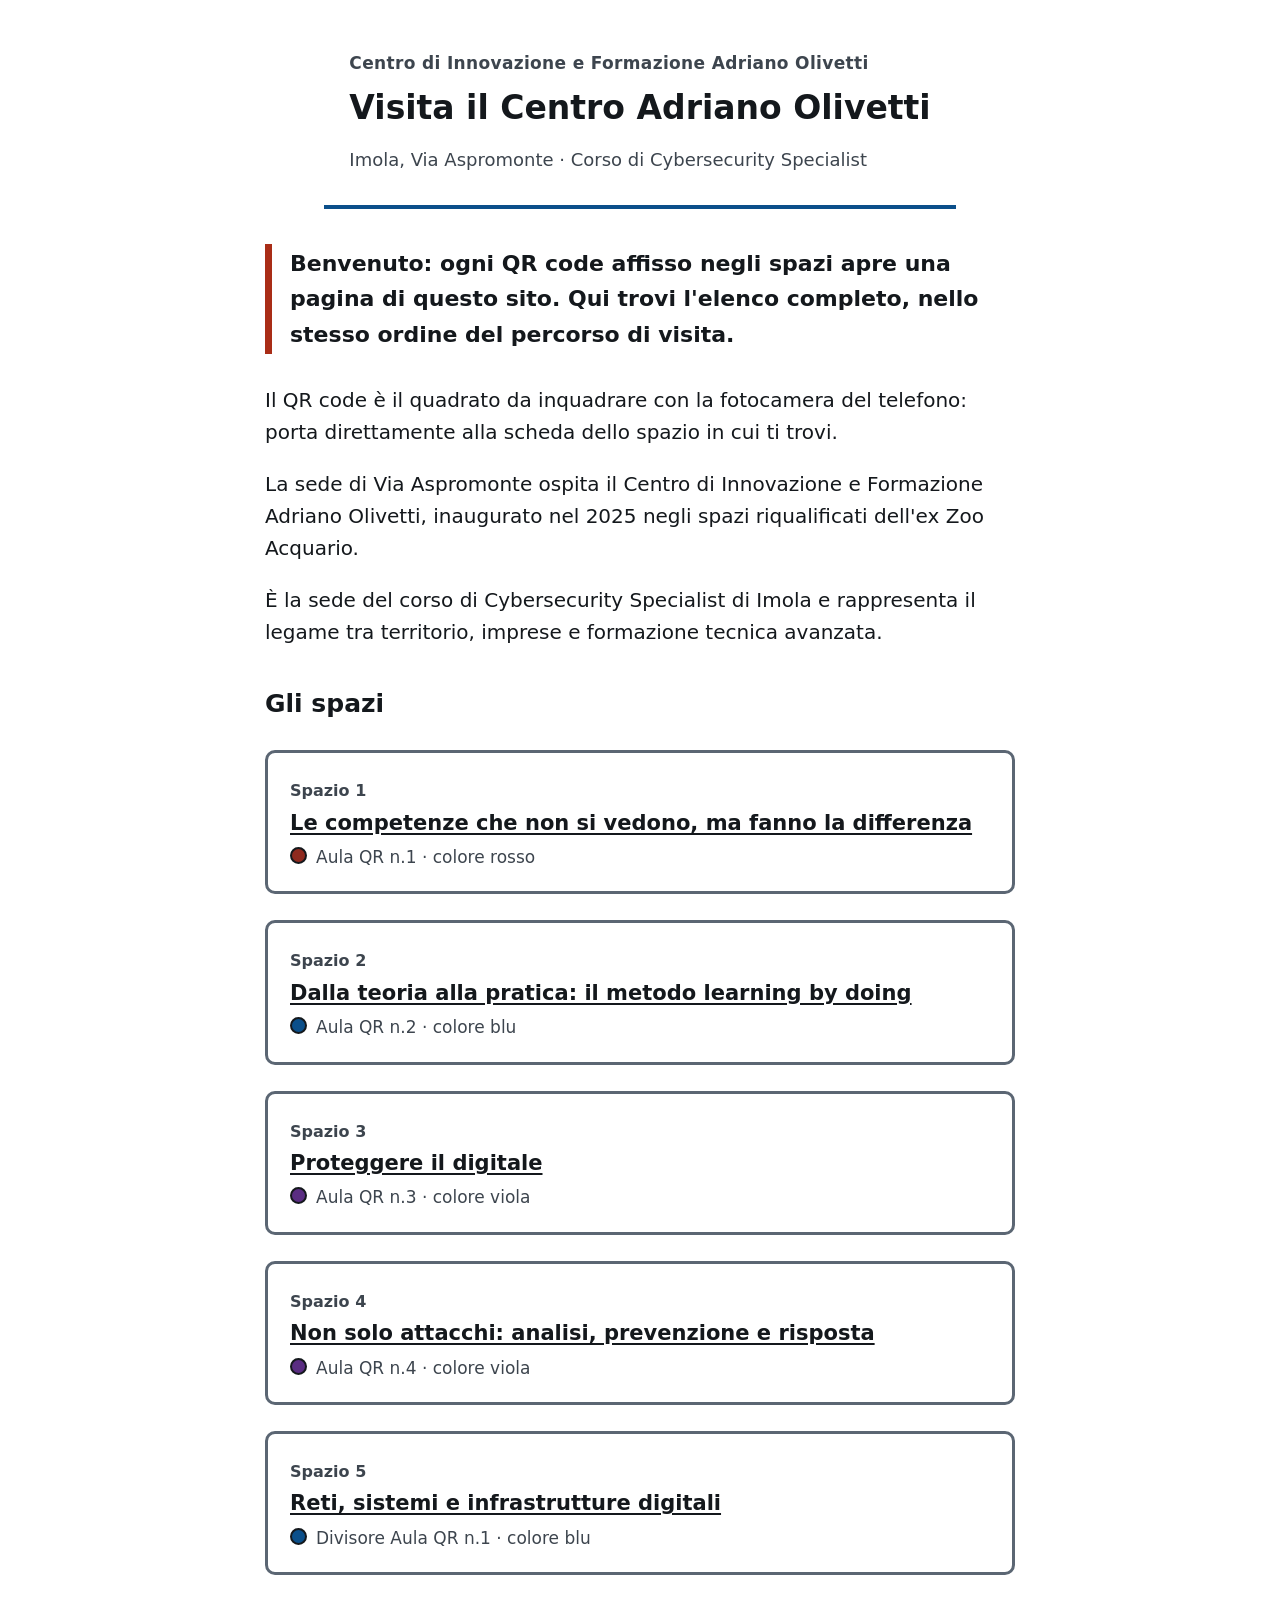
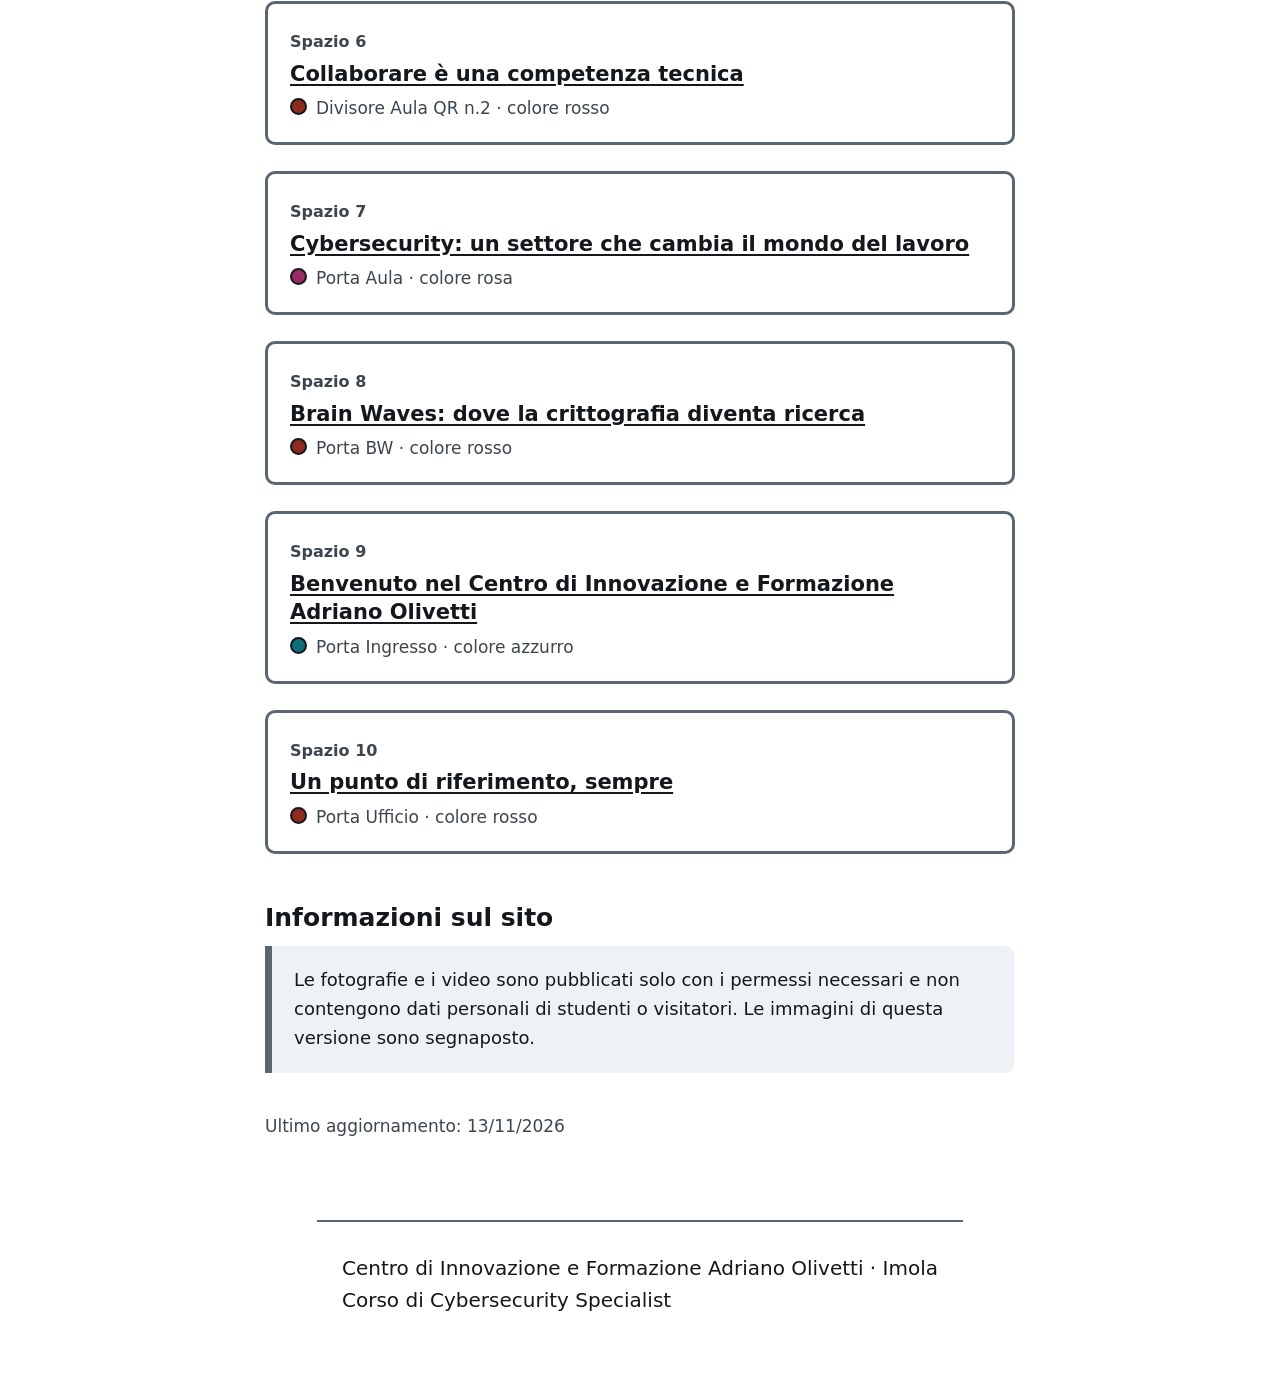
<file: index.html>
<!DOCTYPE html>
<html lang="it">
<head>
  <meta charset="utf-8">
  <meta name="viewport" content="width=device-width, initial-scale=1">
  <title>Visita il Centro Adriano Olivetti</title>
  <meta name="description" content="La mappa degli spazi del Centro di Innovazione e Formazione Adriano Olivetti di Imola: aule, laboratori, porte e uffici del corso di Cybersecurity Specialist.">
  <link rel="stylesheet" href="css/stile.css">
</head>
<body>

  <a class="salta-al-contenuto" href="#contenuto">Vai al contenuto</a>

  <header class="intestazione">
    <p class="marchio">Centro di Innovazione e Formazione Adriano Olivetti</p>
    <h1>Visita il Centro Adriano Olivetti</h1>
    <p class="posizione">Imola, Via Aspromonte · Corso di <span lang="en">Cybersecurity Specialist</span></p>
  </header>

  <main id="contenuto">

    <p class="introduzione">
      Benvenuto: ogni QR code affisso negli spazi apre una pagina di questo sito.
      Qui trovi l'elenco completo, nello stesso ordine del percorso di visita.
    </p>

    <p>
      Il QR code è il quadrato da inquadrare con la fotocamera del telefono:
      porta direttamente alla scheda dello spazio in cui ti trovi.
    </p>

    <p>
      La sede di Via Aspromonte ospita il Centro di Innovazione e Formazione
      Adriano Olivetti, inaugurato nel 2025 negli spazi riqualificati dell'ex Zoo
      Acquario.
    </p>

    <p>
      È la sede del corso di Cybersecurity Specialist di Imola e rappresenta il
      legame tra territorio, imprese e formazione tecnica avanzata.
    </p>

    <h2>Gli spazi</h2>

    <ol class="elenco-spazi">
      <li>
        <a class="scheda" href="spazi/aula-n1/index.html">
          <span class="scheda-numero">Spazio 1</span>
          <span class="scheda-titolo">Le competenze che non si vedono, ma fanno la differenza</span>
          <span class="scheda-dettagli"><span class="pallino pallino-rosso" aria-hidden="true"></span>Aula QR n.1 · colore rosso</span>
        </a>
      </li>
      <li>
        <a class="scheda" href="spazi/aula-n2/index.html">
          <span class="scheda-numero">Spazio 2</span>
          <span class="scheda-titolo">Dalla teoria alla pratica: il metodo learning by doing</span>
          <span class="scheda-dettagli"><span class="pallino pallino-blu" aria-hidden="true"></span>Aula QR n.2 · colore blu</span>
        </a>
      </li>
      <li>
        <a class="scheda" href="spazi/aula-n3/index.html">
          <span class="scheda-numero">Spazio 3</span>
          <span class="scheda-titolo">Proteggere il digitale</span>
          <span class="scheda-dettagli"><span class="pallino pallino-viola" aria-hidden="true"></span>Aula QR n.3 · colore viola</span>
        </a>
      </li>
      <li>
        <a class="scheda" href="spazi/aula-n4/index.html">
          <span class="scheda-numero">Spazio 4</span>
          <span class="scheda-titolo">Non solo attacchi: analisi, prevenzione e risposta</span>
          <span class="scheda-dettagli"><span class="pallino pallino-viola" aria-hidden="true"></span>Aula QR n.4 · colore viola</span>
        </a>
      </li>
      <li>
        <a class="scheda" href="spazi/aula-n5/index.html">
          <span class="scheda-numero">Spazio 5</span>
          <span class="scheda-titolo">Reti, sistemi e infrastrutture digitali</span>
          <span class="scheda-dettagli"><span class="pallino pallino-blu" aria-hidden="true"></span>Divisore Aula QR n.1 · colore blu</span>
        </a>
      </li>
      <li>
        <a class="scheda" href="spazi/aula-n6/index.html">
          <span class="scheda-numero">Spazio 6</span>
          <span class="scheda-titolo">Collaborare è una competenza tecnica</span>
          <span class="scheda-dettagli"><span class="pallino pallino-rosso" aria-hidden="true"></span>Divisore Aula QR n.2 · colore rosso</span>
        </a>
      </li>
      <li>
        <a class="scheda" href="spazi/porta-aula/index.html">
          <span class="scheda-numero">Spazio 7</span>
          <span class="scheda-titolo">Cybersecurity: un settore che cambia il mondo del lavoro</span>
          <span class="scheda-dettagli"><span class="pallino pallino-rosa" aria-hidden="true"></span>Porta Aula · colore rosa</span>
        </a>
      </li>
      <li>
        <a class="scheda" href="spazi/porta-bw/index.html">
          <span class="scheda-numero">Spazio 8</span>
          <span class="scheda-titolo">Brain Waves: dove la crittografia diventa ricerca</span>
          <span class="scheda-dettagli"><span class="pallino pallino-rosso" aria-hidden="true"></span>Porta BW · colore rosso</span>
        </a>
      </li>
      <li>
        <a class="scheda" href="spazi/porta-ingresso/index.html">
          <span class="scheda-numero">Spazio 9</span>
          <span class="scheda-titolo">Benvenuto nel Centro di Innovazione e Formazione Adriano Olivetti</span>
          <span class="scheda-dettagli"><span class="pallino pallino-azzurro" aria-hidden="true"></span>Porta Ingresso · colore azzurro</span>
        </a>
      </li>
      <li>
        <a class="scheda" href="spazi/porta-ufficio/index.html">
          <span class="scheda-numero">Spazio 10</span>
          <span class="scheda-titolo">Un punto di riferimento, sempre</span>
          <span class="scheda-dettagli"><span class="pallino pallino-rosso" aria-hidden="true"></span>Porta Ufficio · colore rosso</span>
        </a>
      </li>
    </ol>

    <h2>Informazioni sul sito</h2>

    <p class="nota">
      Le fotografie e i video sono pubblicati solo con i permessi necessari e non
      contengono dati personali di studenti o visitatori. Le immagini di questa
      versione sono segnaposto.
    </p>

    <p class="aggiornamento">Ultimo aggiornamento: 13/11/2026</p>

  </main>

  <footer class="piede">
    <p>
      Centro di Innovazione e Formazione Adriano Olivetti · Imola<br>
      Corso di Cybersecurity Specialist
    </p>
  </footer>

</body>
</html>
</file>
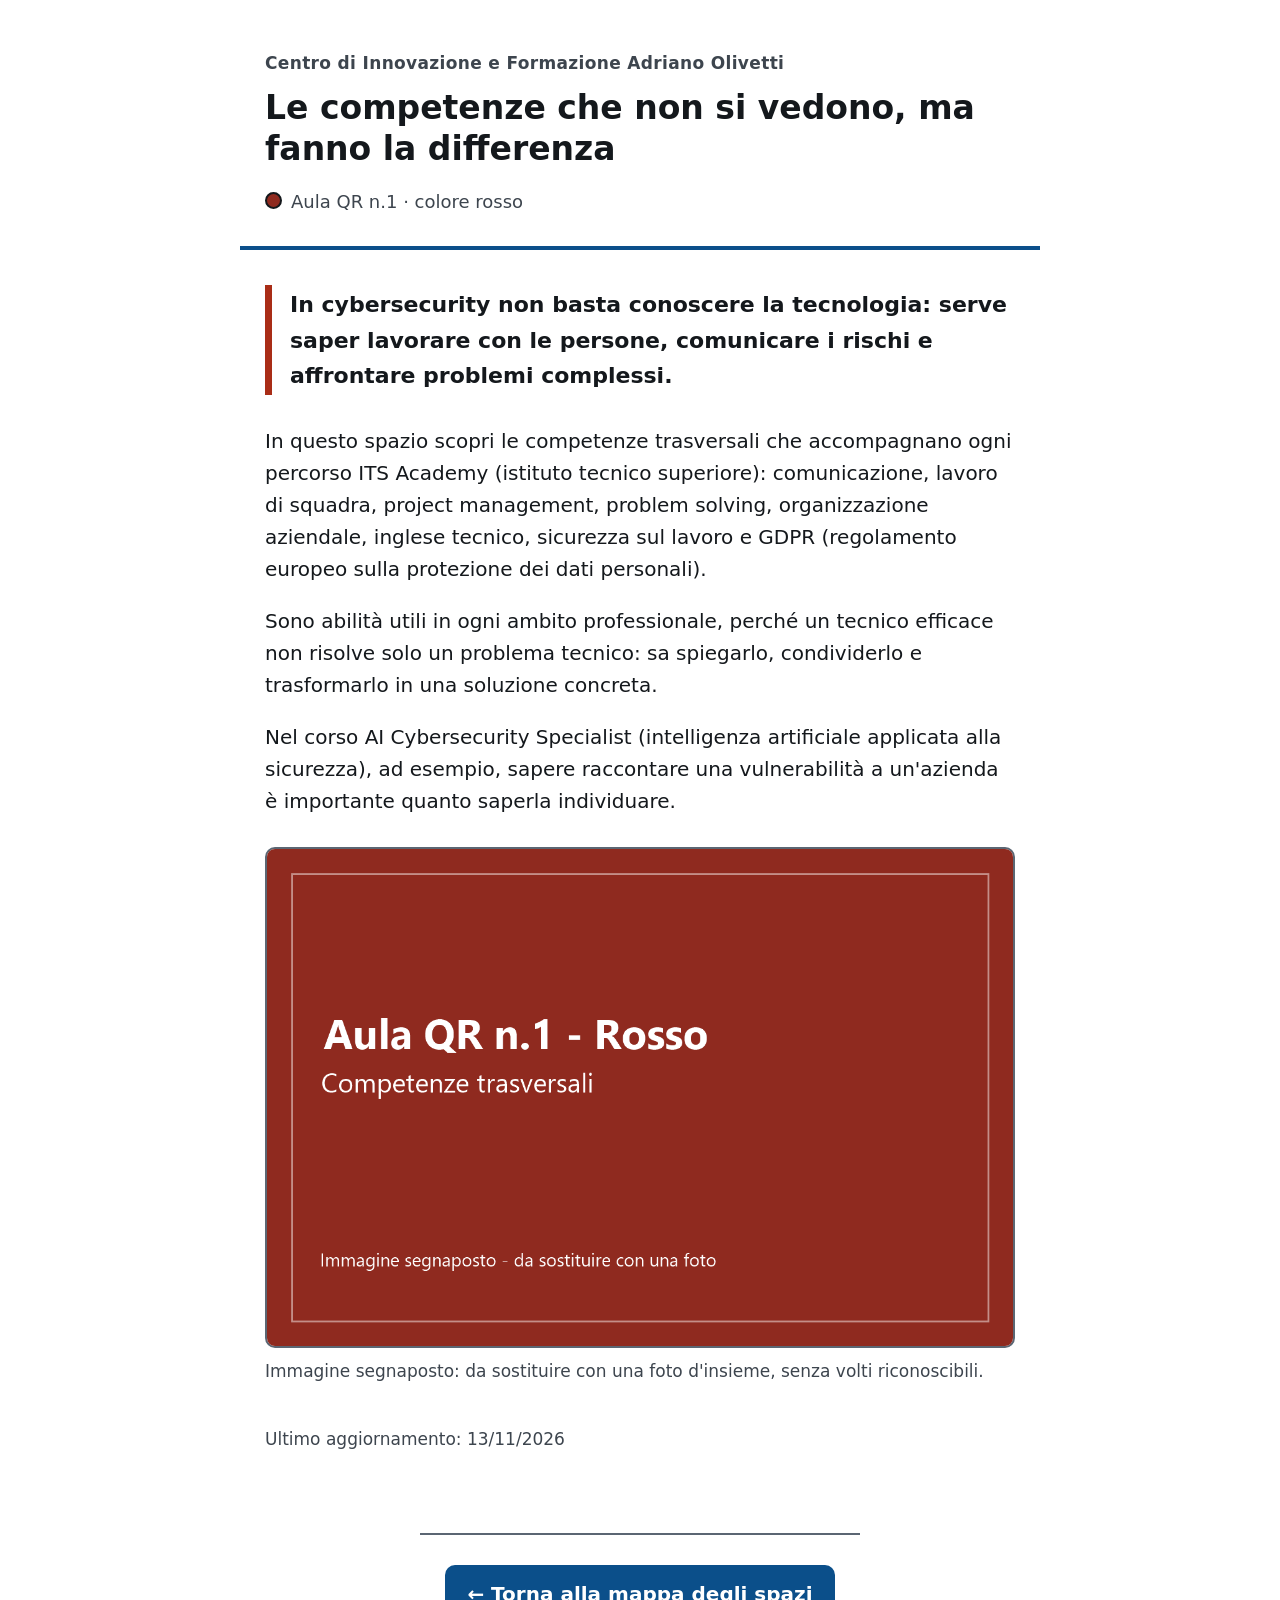
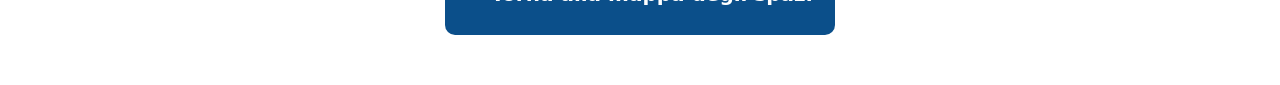
<file: spazi/aula-n1/index.html>
<!DOCTYPE html>
<html lang="it">
<head>
  <meta charset="utf-8">
  <meta name="viewport" content="width=device-width, initial-scale=1">
  <title>Le competenze che non si vedono, ma fanno la differenza – Centro Adriano Olivetti</title>
  <meta name="description" content="Le competenze trasversali del percorso ITS Academy: comunicazione, lavoro di squadra, project management, problem solving e GDPR.">
  <link rel="stylesheet" href="../../css/stile.css">
</head>
<body>

  <a class="salta-al-contenuto" href="#contenuto">Vai al contenuto</a>

  <header class="intestazione">
    <p class="marchio">Centro di Innovazione e Formazione Adriano Olivetti</p>
    <h1>Le competenze che non si vedono, ma fanno la differenza</h1>
    <p class="posizione"><span class="pallino pallino-rosso" aria-hidden="true"></span>Aula QR n.1 · colore rosso</p>
  </header>

  <main id="contenuto">

    <p class="introduzione">
      In cybersecurity non basta conoscere la tecnologia: serve saper lavorare
      con le persone, comunicare i rischi e affrontare problemi complessi.
    </p>

    <p>
      In questo spazio scopri le competenze trasversali che accompagnano ogni
      percorso ITS Academy (istituto tecnico superiore): comunicazione, lavoro di
      squadra, <span lang="en">project management</span>,
      <span lang="en">problem solving</span>, organizzazione aziendale, inglese
      tecnico, sicurezza sul lavoro e GDPR (regolamento europeo sulla protezione
      dei dati personali).
    </p>

    <p>
      Sono abilità utili in ogni ambito professionale, perché un tecnico efficace
      non risolve solo un problema tecnico: sa spiegarlo, condividerlo e
      trasformarlo in una soluzione concreta.
    </p>

    <p>
      Nel corso AI Cybersecurity Specialist (intelligenza artificiale applicata
      alla sicurezza), ad esempio, sapere raccontare una vulnerabilità a
      un'azienda è importante quanto saperla individuare.
    </p>

    <figure>
      <img src="../../img/aula-n1/competenze-trasversali.png"
           width="1200" height="800" loading="lazy"
           alt="Studenti che lavorano in gruppo davanti a un computer: immagine segnaposto.">
      <figcaption>Immagine segnaposto: da sostituire con una foto d'insieme, senza volti riconoscibili.</figcaption>
    </figure>

    <!-- ------------------------------------------------------------------
         VIDEO (facoltativo). Previsto nella Fase 1: breve intervista a uno
         studente o a un docente su cosa significa lavorare in team.
         Per attivarlo: togli il commento che apre e chiude il blocco
         ("inizio video" e "fine video") e sostituisci VIDEO_ID con
         l'identificativo YouTube. Istruzioni complete nel README.

         inizio video
    <section aria-labelledby="titolo-video">
      <h2 id="titolo-video">Video</h2>
      <div class="video-contenitore">
        <iframe src="https://www.youtube-nocookie.com/embed/VIDEO_ID"
                title="Intervista su cosa significa lavorare in team in cybersecurity"
                loading="lazy"
                allow="accelerometer; encrypted-media; picture-in-picture"
                allowfullscreen></iframe>
      </div>
      <p>
        <a href="https://www.youtube.com/watch?v=VIDEO_ID">Guarda il video su YouTube</a>
        (si apre in una nuova scheda).
      </p>
      <details>
        <summary>Trascrizione del video</summary>
        <p>Qui va il testo di ciò che viene detto nel video.</p>
      </details>
    </section>
         fine video
         ------------------------------------------------------------------ -->

    <p class="aggiornamento">Ultimo aggiornamento: 13/11/2026</p>

  </main>

  <footer class="piede">
    <a class="pulsante" href="../../index.html"><span aria-hidden="true">←</span> Torna alla mappa degli spazi</a>
  </footer>

</body>
</html>
</file>
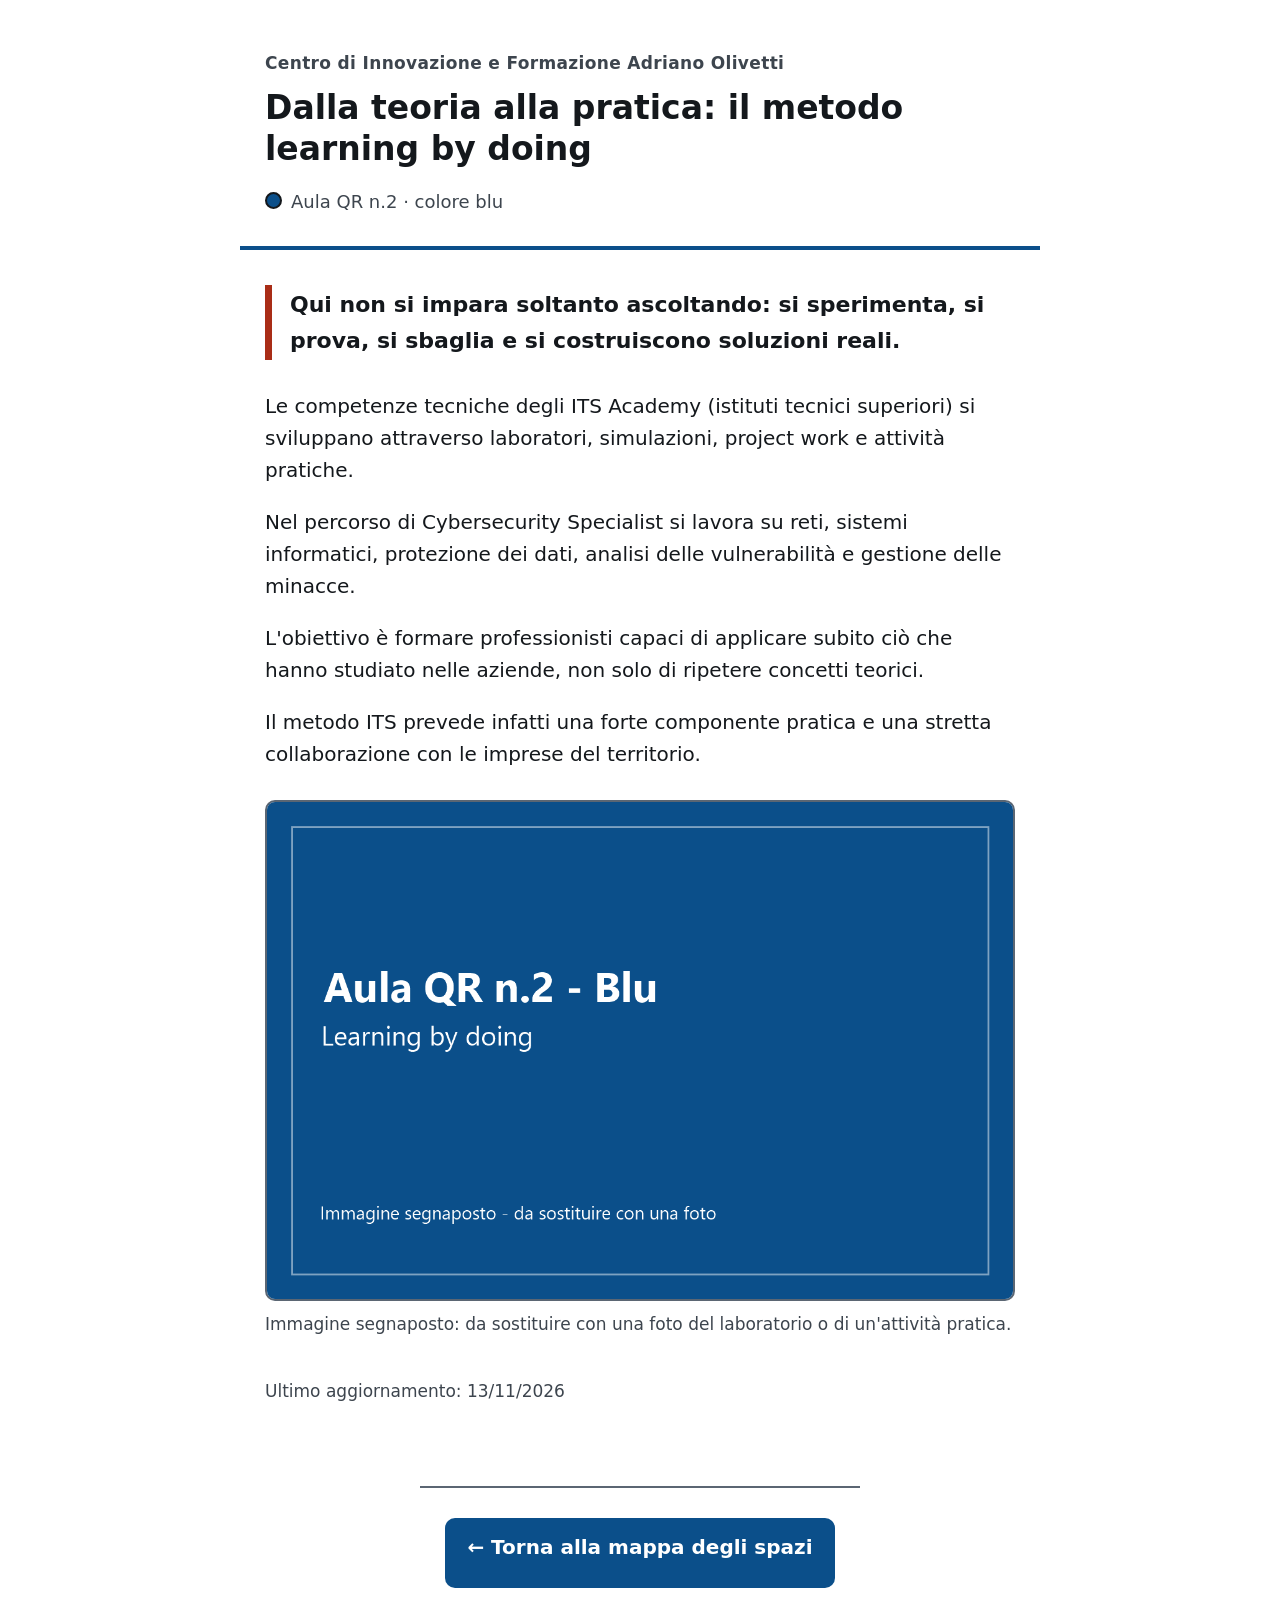
<file: spazi/aula-n2/index.html>
<!DOCTYPE html>
<html lang="it">
<head>
  <meta charset="utf-8">
  <meta name="viewport" content="width=device-width, initial-scale=1">
  <title>Dalla teoria alla pratica: il metodo learning by doing – Centro Adriano Olivetti</title>
  <meta name="description" content="Laboratori, simulazioni e project work del percorso ITS Academy: si impara sperimentando, con una forte collaborazione con le imprese del territorio.">
  <link rel="stylesheet" href="../../css/stile.css">
</head>
<body>

  <a class="salta-al-contenuto" href="#contenuto">Vai al contenuto</a>

  <header class="intestazione">
    <p class="marchio">Centro di Innovazione e Formazione Adriano Olivetti</p>
    <h1>Dalla teoria alla pratica: il metodo <span lang="en">learning by doing</span></h1>
    <p class="posizione"><span class="pallino pallino-blu" aria-hidden="true"></span>Aula QR n.2 · colore blu</p>
  </header>

  <main id="contenuto">

    <p class="introduzione">
      Qui non si impara soltanto ascoltando: si sperimenta, si prova, si sbaglia
      e si costruiscono soluzioni reali.
    </p>

    <p>
      Le competenze tecniche degli ITS Academy (istituti tecnici superiori) si
      sviluppano attraverso laboratori, simulazioni, <span lang="en">project
      work</span> e attività pratiche.
    </p>

    <p>
      Nel percorso di Cybersecurity Specialist si lavora su reti, sistemi
      informatici, protezione dei dati, analisi delle vulnerabilità e gestione
      delle minacce.
    </p>

    <p>
      L'obiettivo è formare professionisti capaci di applicare subito ciò che
      hanno studiato nelle aziende, non solo di ripetere concetti teorici.
    </p>

    <p>
      Il metodo ITS prevede infatti una forte componente pratica e una stretta
      collaborazione con le imprese del territorio.
    </p>

    <figure>
      <img src="../../img/aula-n2/metodo-learning-by-doing.png"
           width="1200" height="800" loading="lazy"
           alt="Laboratorio informatico con studenti al computer: immagine segnaposto.">
      <figcaption>Immagine segnaposto: da sostituire con una foto del laboratorio o di un'attività pratica.</figcaption>
    </figure>

    <!-- ------------------------------------------------------------------
         VIDEO (facoltativo). Previsto nella Fase 1: clip di un laboratorio o
         di una simulazione di attacco e difesa.
         Per attivarlo: togli il commento che apre e chiude il blocco
         ("inizio video" e "fine video") e sostituisci VIDEO_ID con
         l'identificativo YouTube. Istruzioni complete nel README.

         inizio video
    <section aria-labelledby="titolo-video">
      <h2 id="titolo-video">Video</h2>
      <div class="video-contenitore">
        <iframe src="https://www.youtube-nocookie.com/embed/VIDEO_ID"
                title="Clip di un laboratorio di cybersecurity"
                loading="lazy"
                allow="accelerometer; encrypted-media; picture-in-picture"
                allowfullscreen></iframe>
      </div>
      <p>
        <a href="https://www.youtube.com/watch?v=VIDEO_ID">Guarda il video su YouTube</a>
        (si apre in una nuova scheda).
      </p>
      <details>
        <summary>Trascrizione del video</summary>
        <p>Qui va il testo di ciò che viene detto nel video.</p>
      </details>
    </section>
         fine video
         ------------------------------------------------------------------ -->

    <p class="aggiornamento">Ultimo aggiornamento: 13/11/2026</p>

  </main>

  <footer class="piede">
    <a class="pulsante" href="../../index.html"><span aria-hidden="true">←</span> Torna alla mappa degli spazi</a>
  </footer>

</body>
</html>
</file>
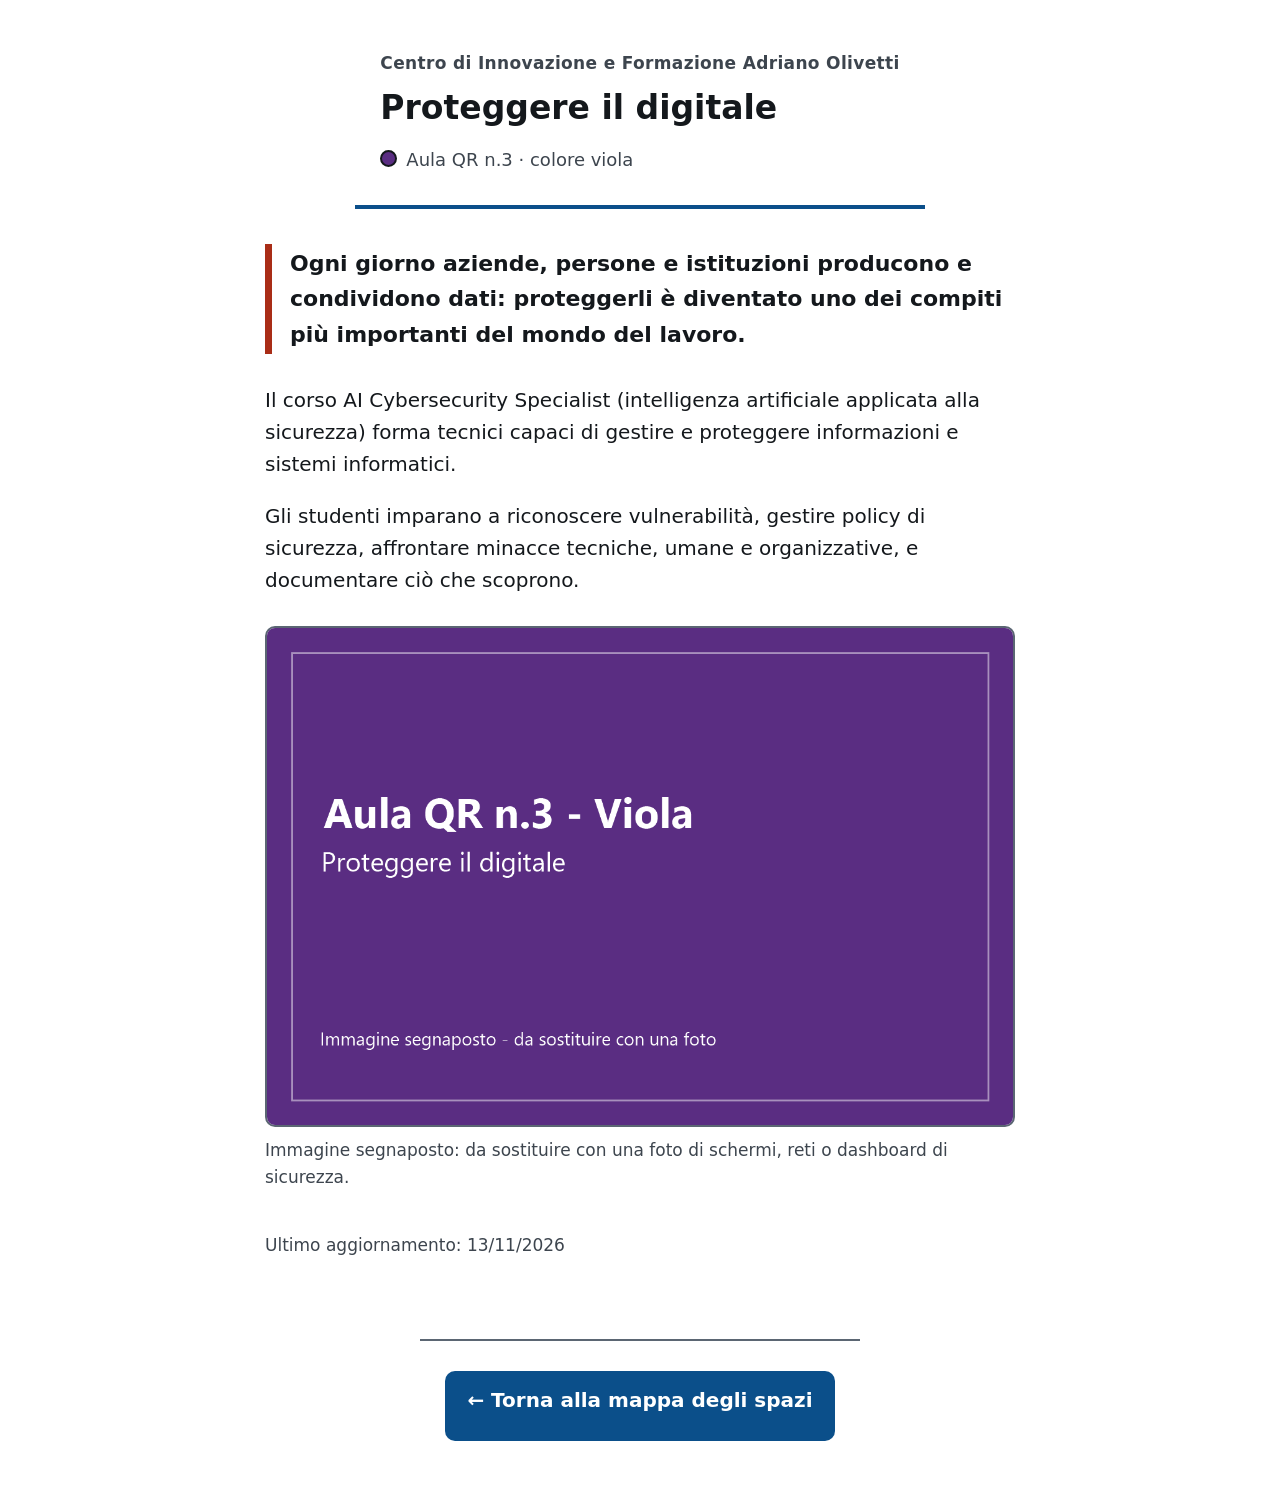
<file: spazi/aula-n3/index.html>
<!DOCTYPE html>
<html lang="it">
<head>
  <meta charset="utf-8">
  <meta name="viewport" content="width=device-width, initial-scale=1">
  <title>Proteggere il digitale – Centro Adriano Olivetti</title>
  <meta name="description" content="Il corso AI Cybersecurity Specialist forma tecnici capaci di gestire e proteggere informazioni e sistemi informatici.">
  <link rel="stylesheet" href="../../css/stile.css">
</head>
<body>

  <a class="salta-al-contenuto" href="#contenuto">Vai al contenuto</a>

  <header class="intestazione">
    <p class="marchio">Centro di Innovazione e Formazione Adriano Olivetti</p>
    <h1>Proteggere il digitale</h1>
    <p class="posizione"><span class="pallino pallino-viola" aria-hidden="true"></span>Aula QR n.3 · colore viola</p>
  </header>

  <main id="contenuto">

    <p class="introduzione">
      Ogni giorno aziende, persone e istituzioni producono e condividono dati:
      proteggerli è diventato uno dei compiti più importanti del mondo del lavoro.
    </p>

    <p>
      Il corso AI Cybersecurity Specialist (intelligenza artificiale applicata
      alla sicurezza) forma tecnici capaci di gestire e proteggere informazioni e
      sistemi informatici.
    </p>

    <p>
      Gli studenti imparano a riconoscere vulnerabilità, gestire
      <span lang="en">policy</span> di sicurezza, affrontare minacce tecniche,
      umane e organizzative, e documentare ciò che scoprono.
    </p>

    <figure>
      <img src="../../img/aula-n3/proteggere-il-digitale.png"
           width="1200" height="800" loading="lazy"
           alt="Postazione con più schermate, codice e una dashboard di sicurezza: immagine segnaposto.">
      <figcaption>Immagine segnaposto: da sostituire con una foto di schermi, reti o dashboard di sicurezza.</figcaption>
    </figure>

    <!-- ------------------------------------------------------------------
         VIDEO (facoltativo). Previsto nella Fase 1: cosa fa un cybersecurity
         specialist durante una giornata di lavoro.
         Per attivarlo: togli il commento che apre e chiude il blocco
         ("inizio video" e "fine video") e sostituisci VIDEO_ID con
         l'identificativo YouTube. Istruzioni complete nel README.

         inizio video
    <section aria-labelledby="titolo-video">
      <h2 id="titolo-video">Video</h2>
      <div class="video-contenitore">
        <iframe src="https://www.youtube-nocookie.com/embed/VIDEO_ID"
                title="Cosa fa un cybersecurity specialist durante una giornata di lavoro"
                loading="lazy"
                allow="accelerometer; encrypted-media; picture-in-picture"
                allowfullscreen></iframe>
      </div>
      <p>
        <a href="https://www.youtube.com/watch?v=VIDEO_ID">Guarda il video su YouTube</a>
        (si apre in una nuova scheda).
      </p>
      <details>
        <summary>Trascrizione del video</summary>
        <p>Qui va il testo di ciò che viene detto nel video.</p>
      </details>
    </section>
         fine video
         ------------------------------------------------------------------ -->

    <p class="aggiornamento">Ultimo aggiornamento: 13/11/2026</p>

  </main>

  <footer class="piede">
    <a class="pulsante" href="../../index.html"><span aria-hidden="true">←</span> Torna alla mappa degli spazi</a>
  </footer>

</body>
</html>
</file>
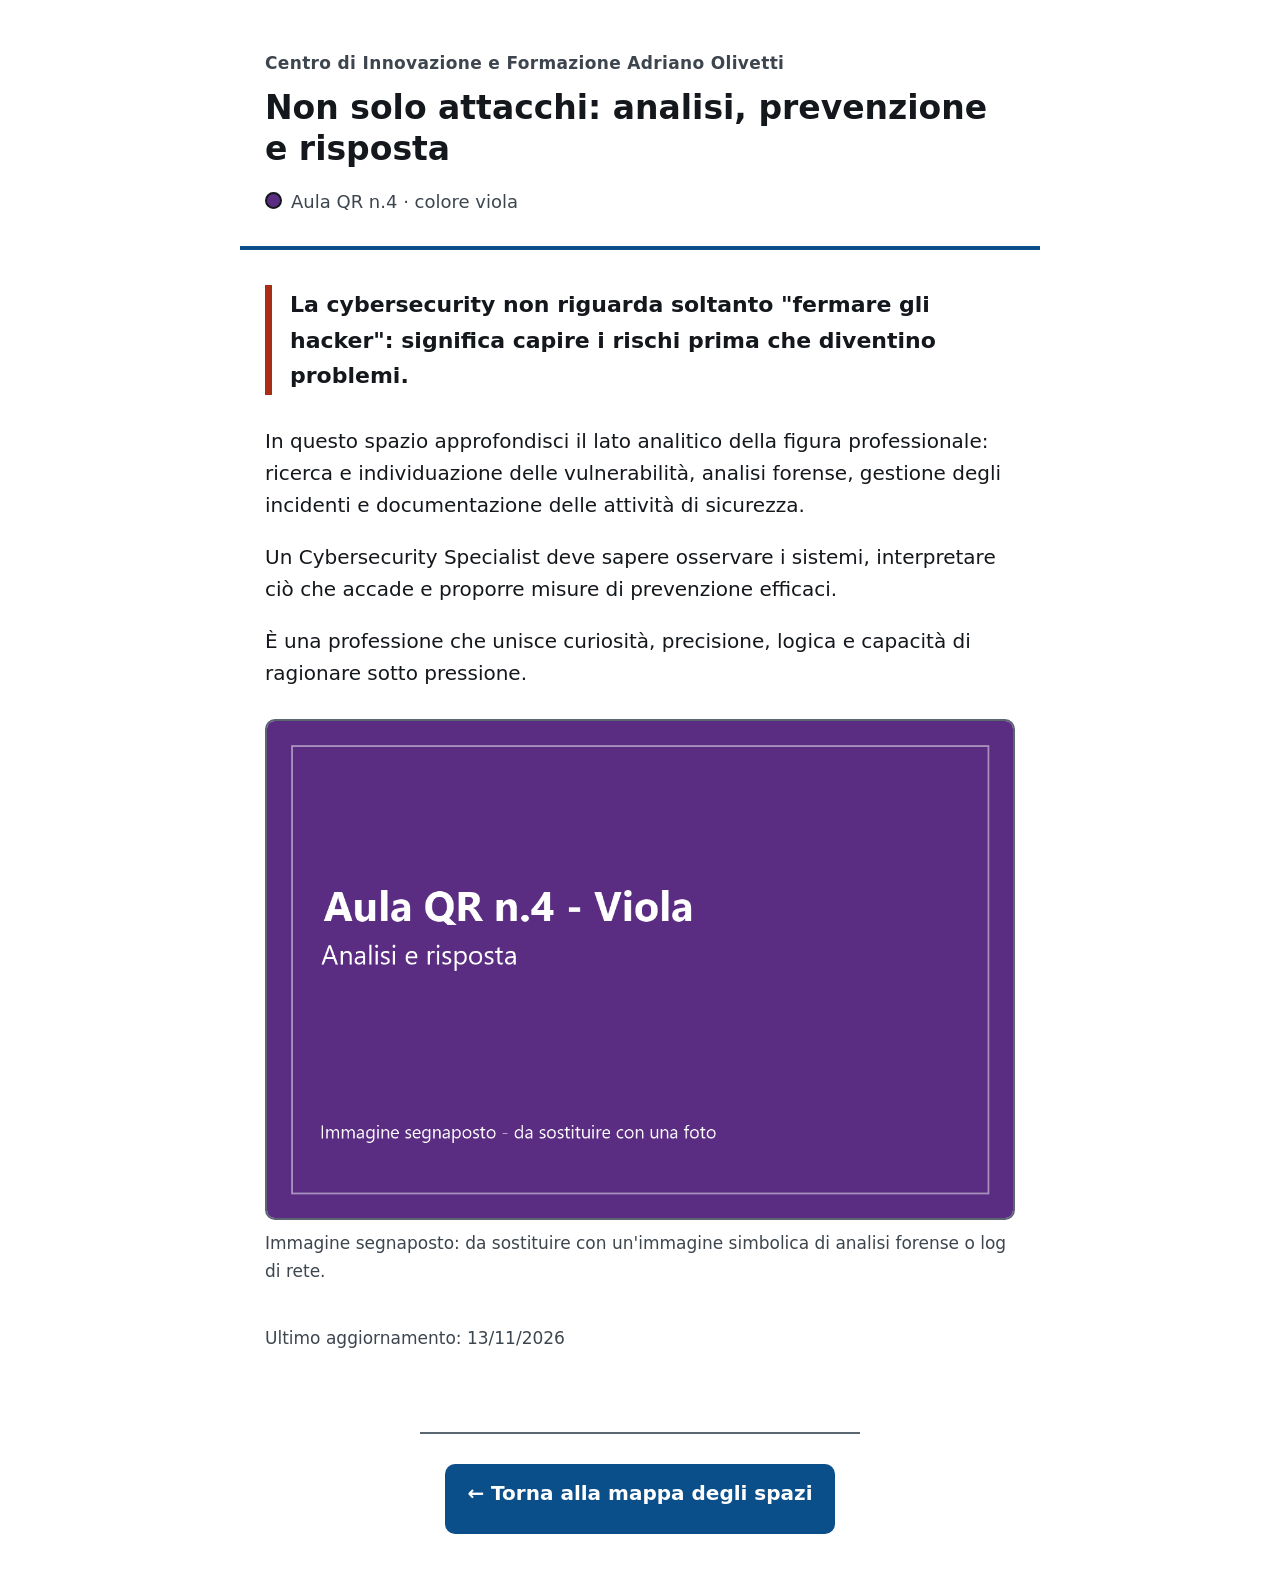
<file: spazi/aula-n4/index.html>
<!DOCTYPE html>
<html lang="it">
<head>
  <meta charset="utf-8">
  <meta name="viewport" content="width=device-width, initial-scale=1">
  <title>Non solo attacchi: analisi, prevenzione e risposta – Centro Adriano Olivetti</title>
  <meta name="description" content="Ricerca delle vulnerabilità, analisi forense, gestione degli incidenti e documentazione delle attività di sicurezza informatica.">
  <link rel="stylesheet" href="../../css/stile.css">
</head>
<body>

  <a class="salta-al-contenuto" href="#contenuto">Vai al contenuto</a>

  <header class="intestazione">
    <p class="marchio">Centro di Innovazione e Formazione Adriano Olivetti</p>
    <h1>Non solo attacchi: analisi, prevenzione e risposta</h1>
    <p class="posizione"><span class="pallino pallino-viola" aria-hidden="true"></span>Aula QR n.4 · colore viola</p>
  </header>

  <main id="contenuto">

    <p class="introduzione">
      La cybersecurity non riguarda soltanto "fermare gli hacker": significa
      capire i rischi prima che diventino problemi.
    </p>

    <p>
      In questo spazio approfondisci il lato analitico della figura
      professionale: ricerca e individuazione delle vulnerabilità, analisi
      forense, gestione degli incidenti e documentazione delle attività di
      sicurezza.
    </p>

    <p>
      Un <span lang="en">Cybersecurity Specialist</span> deve sapere osservare i
      sistemi, interpretare ciò che accade e proporre misure di prevenzione
      efficaci.
    </p>

    <p>
      È una professione che unisce curiosità, precisione, logica e capacità di
      ragionare sotto pressione.
    </p>

    <figure>
      <img src="../../img/aula-n4/analisi-e-prevenzione.png"
           width="1200" height="800" loading="lazy"
           alt="Lente d'ingrandimento su righe di codice e log di rete: immagine segnaposto.">
      <figcaption>Immagine segnaposto: da sostituire con un'immagine simbolica di analisi forense o log di rete.</figcaption>
    </figure>

    <!-- ------------------------------------------------------------------
         VIDEO (facoltativo). Previsto nella Fase 1: mini tutorial o animazione
         su come si analizza un incidente informatico.
         Per attivarlo: togli il commento che apre e chiude il blocco
         ("inizio video" e "fine video") e sostituisci VIDEO_ID con
         l'identificativo YouTube. Istruzioni complete nel README.

         inizio video
    <section aria-labelledby="titolo-video">
      <h2 id="titolo-video">Video</h2>
      <div class="video-contenitore">
        <iframe src="https://www.youtube-nocookie.com/embed/VIDEO_ID"
                title="Come si analizza un incidente informatico"
                loading="lazy"
                allow="accelerometer; encrypted-media; picture-in-picture"
                allowfullscreen></iframe>
      </div>
      <p>
        <a href="https://www.youtube.com/watch?v=VIDEO_ID">Guarda il video su YouTube</a>
        (si apre in una nuova scheda).
      </p>
      <details>
        <summary>Trascrizione del video</summary>
        <p>Qui va il testo di ciò che viene detto nel video.</p>
      </details>
    </section>
         fine video
         ------------------------------------------------------------------ -->

    <p class="aggiornamento">Ultimo aggiornamento: 13/11/2026</p>

  </main>

  <footer class="piede">
    <a class="pulsante" href="../../index.html"><span aria-hidden="true">←</span> Torna alla mappa degli spazi</a>
  </footer>

</body>
</html>
</file>
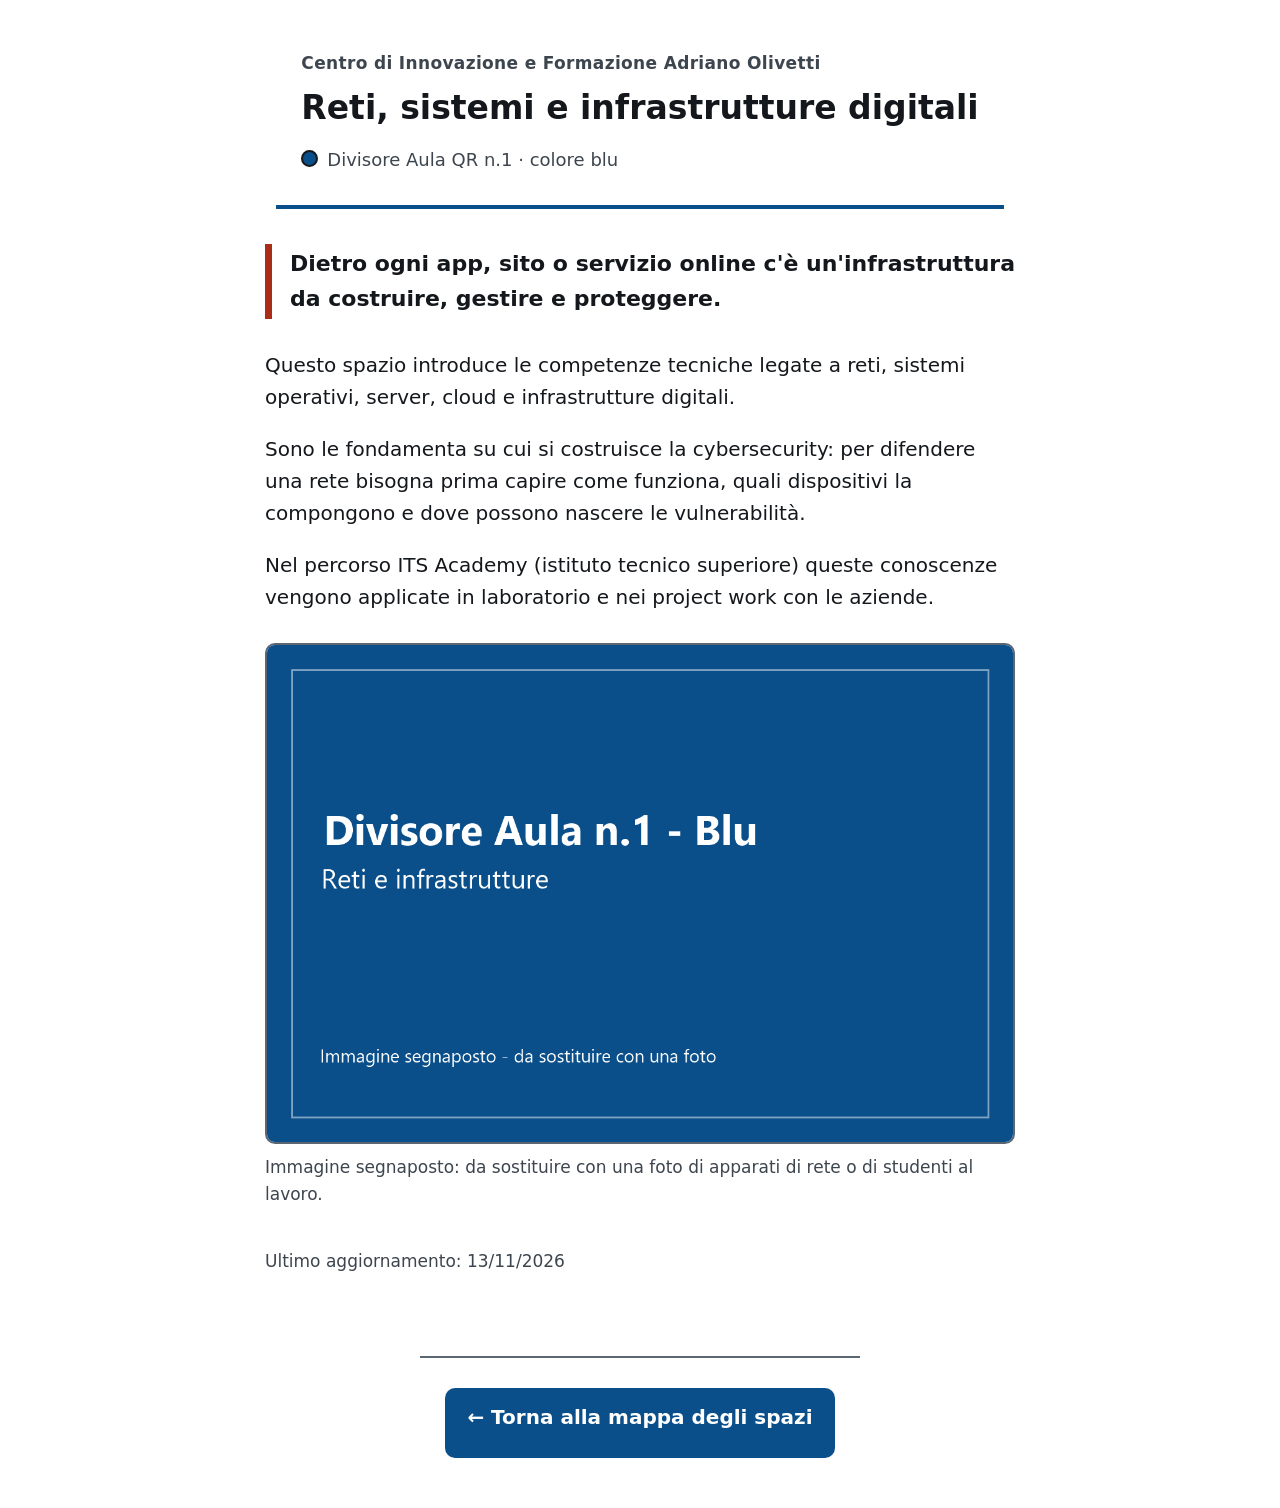
<file: spazi/aula-n5/index.html>
<!DOCTYPE html>
<html lang="it">
<head>
  <meta charset="utf-8">
  <meta name="viewport" content="width=device-width, initial-scale=1">
  <title>Reti, sistemi e infrastrutture digitali – Centro Adriano Olivetti</title>
  <meta name="description" content="Reti, sistemi operativi, server, cloud e infrastrutture digitali: le fondamenta su cui si costruisce la cybersecurity.">
  <link rel="stylesheet" href="../../css/stile.css">
</head>
<body>

  <a class="salta-al-contenuto" href="#contenuto">Vai al contenuto</a>

  <header class="intestazione">
    <p class="marchio">Centro di Innovazione e Formazione Adriano Olivetti</p>
    <h1>Reti, sistemi e infrastrutture digitali</h1>
    <p class="posizione"><span class="pallino pallino-blu" aria-hidden="true"></span>Divisore Aula QR n.1 · colore blu</p>
  </header>

  <main id="contenuto">

    <p class="introduzione">
      Dietro ogni app, sito o servizio online c'è un'infrastruttura da costruire,
      gestire e proteggere.
    </p>

    <p>
      Questo spazio introduce le competenze tecniche legate a reti, sistemi
      operativi, server, <span lang="en">cloud</span> e infrastrutture digitali.
    </p>

    <p>
      Sono le fondamenta su cui si costruisce la cybersecurity: per difendere una
      rete bisogna prima capire come funziona, quali dispositivi la compongono e
      dove possono nascere le vulnerabilità.
    </p>

    <p>
      Nel percorso ITS Academy (istituto tecnico superiore) queste conoscenze
      vengono applicate in laboratorio e nei <span lang="en">project work</span>
      con le aziende.
    </p>

    <figure>
      <img src="../../img/aula-n5/reti-e-infrastrutture.png"
           width="1200" height="800" loading="lazy"
           alt="Cavi, switch e apparati di rete in un armadio di cablaggio: immagine segnaposto.">
      <figcaption>Immagine segnaposto: da sostituire con una foto di apparati di rete o di studenti al lavoro.</figcaption>
    </figure>

    <!-- ------------------------------------------------------------------
         VIDEO (facoltativo). Previsto nella Fase 1: breve spiegazione su cosa
         è una rete informatica e perché va protetta.
         Per attivarlo: togli il commento che apre e chiude il blocco
         ("inizio video" e "fine video") e sostituisci VIDEO_ID con
         l'identificativo YouTube. Istruzioni complete nel README.

         inizio video
    <section aria-labelledby="titolo-video">
      <h2 id="titolo-video">Video</h2>
      <div class="video-contenitore">
        <iframe src="https://www.youtube-nocookie.com/embed/VIDEO_ID"
                title="Cos'è una rete informatica e perché va protetta"
                loading="lazy"
                allow="accelerometer; encrypted-media; picture-in-picture"
                allowfullscreen></iframe>
      </div>
      <p>
        <a href="https://www.youtube.com/watch?v=VIDEO_ID">Guarda il video su YouTube</a>
        (si apre in una nuova scheda).
      </p>
      <details>
        <summary>Trascrizione del video</summary>
        <p>Qui va il testo di ciò che viene detto nel video.</p>
      </details>
    </section>
         fine video
         ------------------------------------------------------------------ -->

    <p class="aggiornamento">Ultimo aggiornamento: 13/11/2026</p>

  </main>

  <footer class="piede">
    <a class="pulsante" href="../../index.html"><span aria-hidden="true">←</span> Torna alla mappa degli spazi</a>
  </footer>

</body>
</html>
</file>
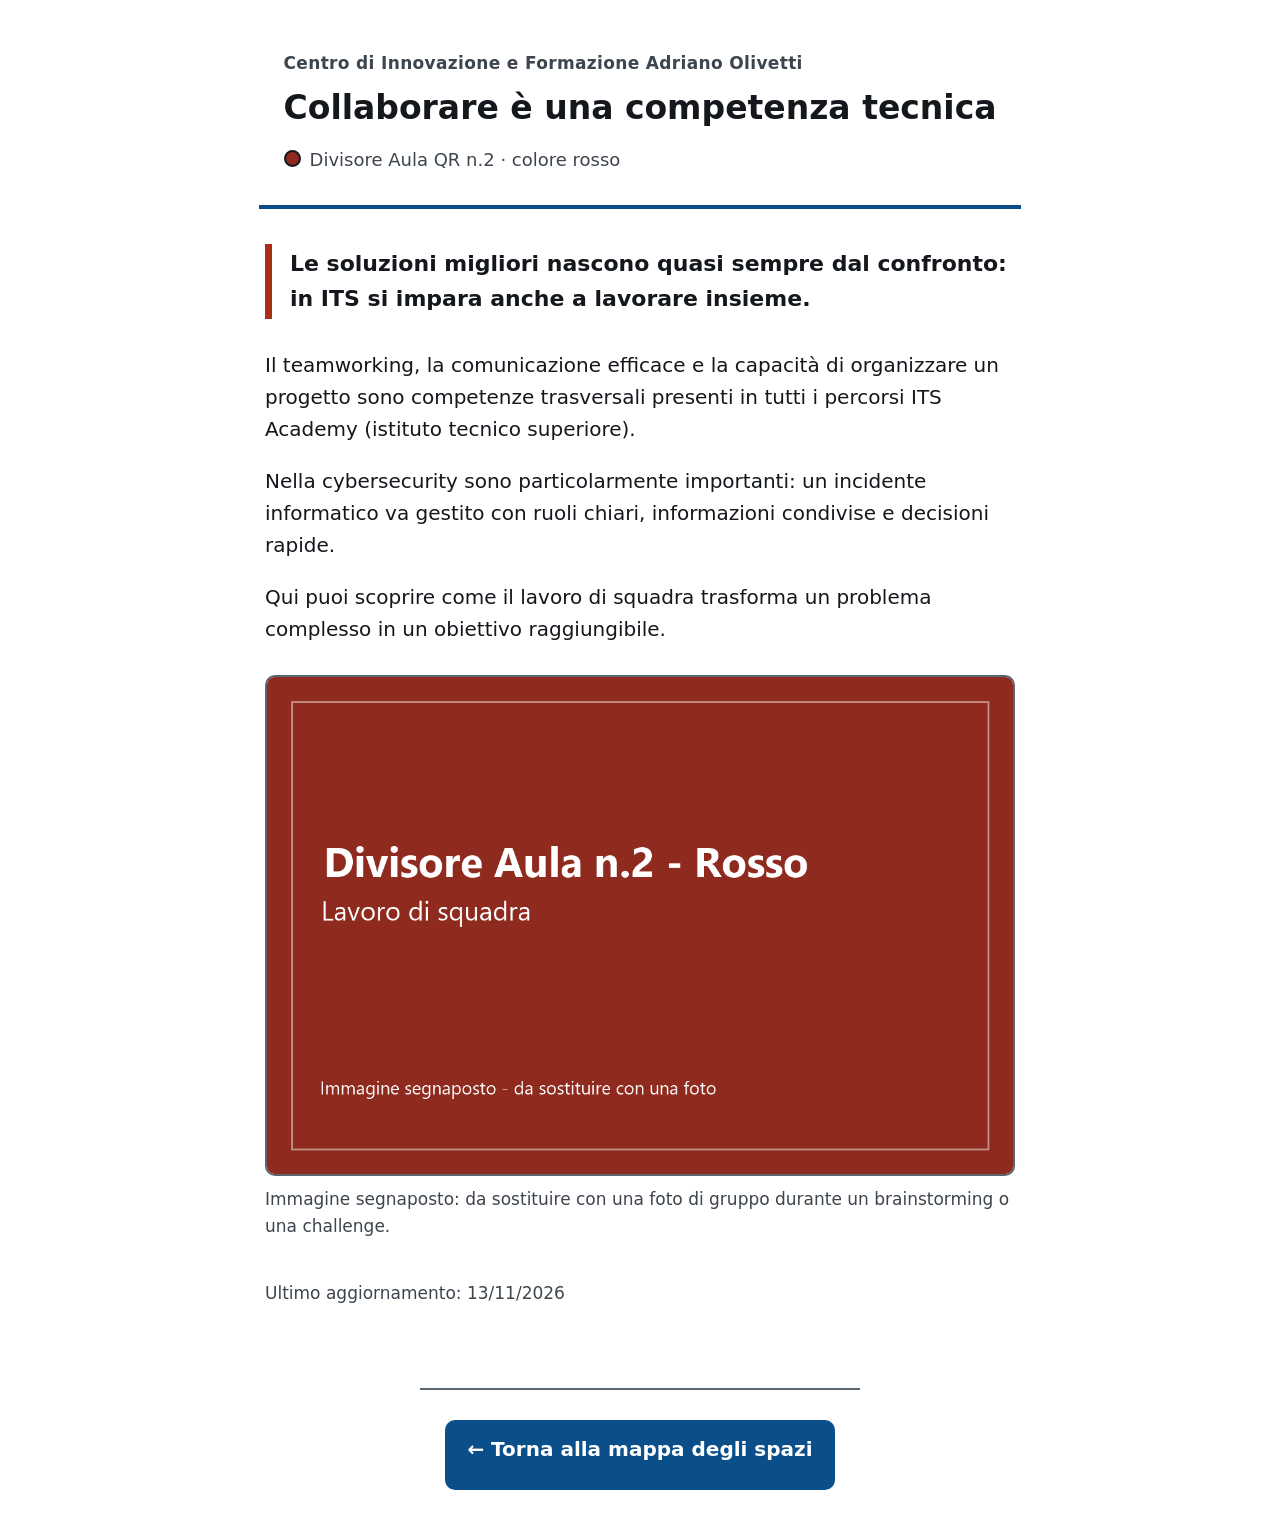
<file: spazi/aula-n6/index.html>
<!DOCTYPE html>
<html lang="it">
<head>
  <meta charset="utf-8">
  <meta name="viewport" content="width=device-width, initial-scale=1">
  <title>Collaborare è una competenza tecnica – Centro Adriano Olivetti</title>
  <meta name="description" content="Teamworking, comunicazione e organizzazione di progetto: un incidente informatico si gestisce con ruoli chiari e informazioni condivise.">
  <link rel="stylesheet" href="../../css/stile.css">
</head>
<body>

  <a class="salta-al-contenuto" href="#contenuto">Vai al contenuto</a>

  <header class="intestazione">
    <p class="marchio">Centro di Innovazione e Formazione Adriano Olivetti</p>
    <h1>Collaborare è una competenza tecnica</h1>
    <p class="posizione"><span class="pallino pallino-rosso" aria-hidden="true"></span>Divisore Aula QR n.2 · colore rosso</p>
  </header>

  <main id="contenuto">

    <p class="introduzione">
      Le soluzioni migliori nascono quasi sempre dal confronto: in ITS si impara
      anche a lavorare insieme.
    </p>

    <p>
      Il <span lang="en">teamworking</span>, la comunicazione efficace e la
      capacità di organizzare un progetto sono competenze trasversali presenti in
      tutti i percorsi ITS Academy (istituto tecnico superiore).
    </p>

    <p>
      Nella cybersecurity sono particolarmente importanti: un incidente
      informatico va gestito con ruoli chiari, informazioni condivise e decisioni
      rapide.
    </p>

    <p>
      Qui puoi scoprire come il lavoro di squadra trasforma un problema complesso
      in un obiettivo raggiungibile.
    </p>

    <figure>
      <img src="../../img/aula-n6/lavoro-di-squadra.png"
           width="1200" height="800" loading="lazy"
           alt="Gruppo di studenti riunito attorno a un tavolo durante un'attività di gruppo: immagine segnaposto.">
      <figcaption>Immagine segnaposto: da sostituire con una foto di gruppo durante un <span lang="en">brainstorming</span> o una <span lang="en">challenge</span>.</figcaption>
    </figure>

    <!-- ------------------------------------------------------------------
         VIDEO (facoltativo). Previsto nella Fase 1: time lapse di un'attività
         di gruppo o testimonianza di studenti.
         Per attivarlo: togli il commento che apre e chiude il blocco
         ("inizio video" e "fine video") e sostituisci VIDEO_ID con
         l'identificativo YouTube. Istruzioni complete nel README.

         inizio video
    <section aria-labelledby="titolo-video">
      <h2 id="titolo-video">Video</h2>
      <div class="video-contenitore">
        <iframe src="https://www.youtube-nocookie.com/embed/VIDEO_ID"
                title="Attività di gruppo e testimonianze di studenti"
                loading="lazy"
                allow="accelerometer; encrypted-media; picture-in-picture"
                allowfullscreen></iframe>
      </div>
      <p>
        <a href="https://www.youtube.com/watch?v=VIDEO_ID">Guarda il video su YouTube</a>
        (si apre in una nuova scheda).
      </p>
      <details>
        <summary>Trascrizione del video</summary>
        <p>Qui va il testo di ciò che viene detto nel video.</p>
      </details>
    </section>
         fine video
         ------------------------------------------------------------------ -->

    <p class="aggiornamento">Ultimo aggiornamento: 13/11/2026</p>

  </main>

  <footer class="piede">
    <a class="pulsante" href="../../index.html"><span aria-hidden="true">←</span> Torna alla mappa degli spazi</a>
  </footer>

</body>
</html>
</file>
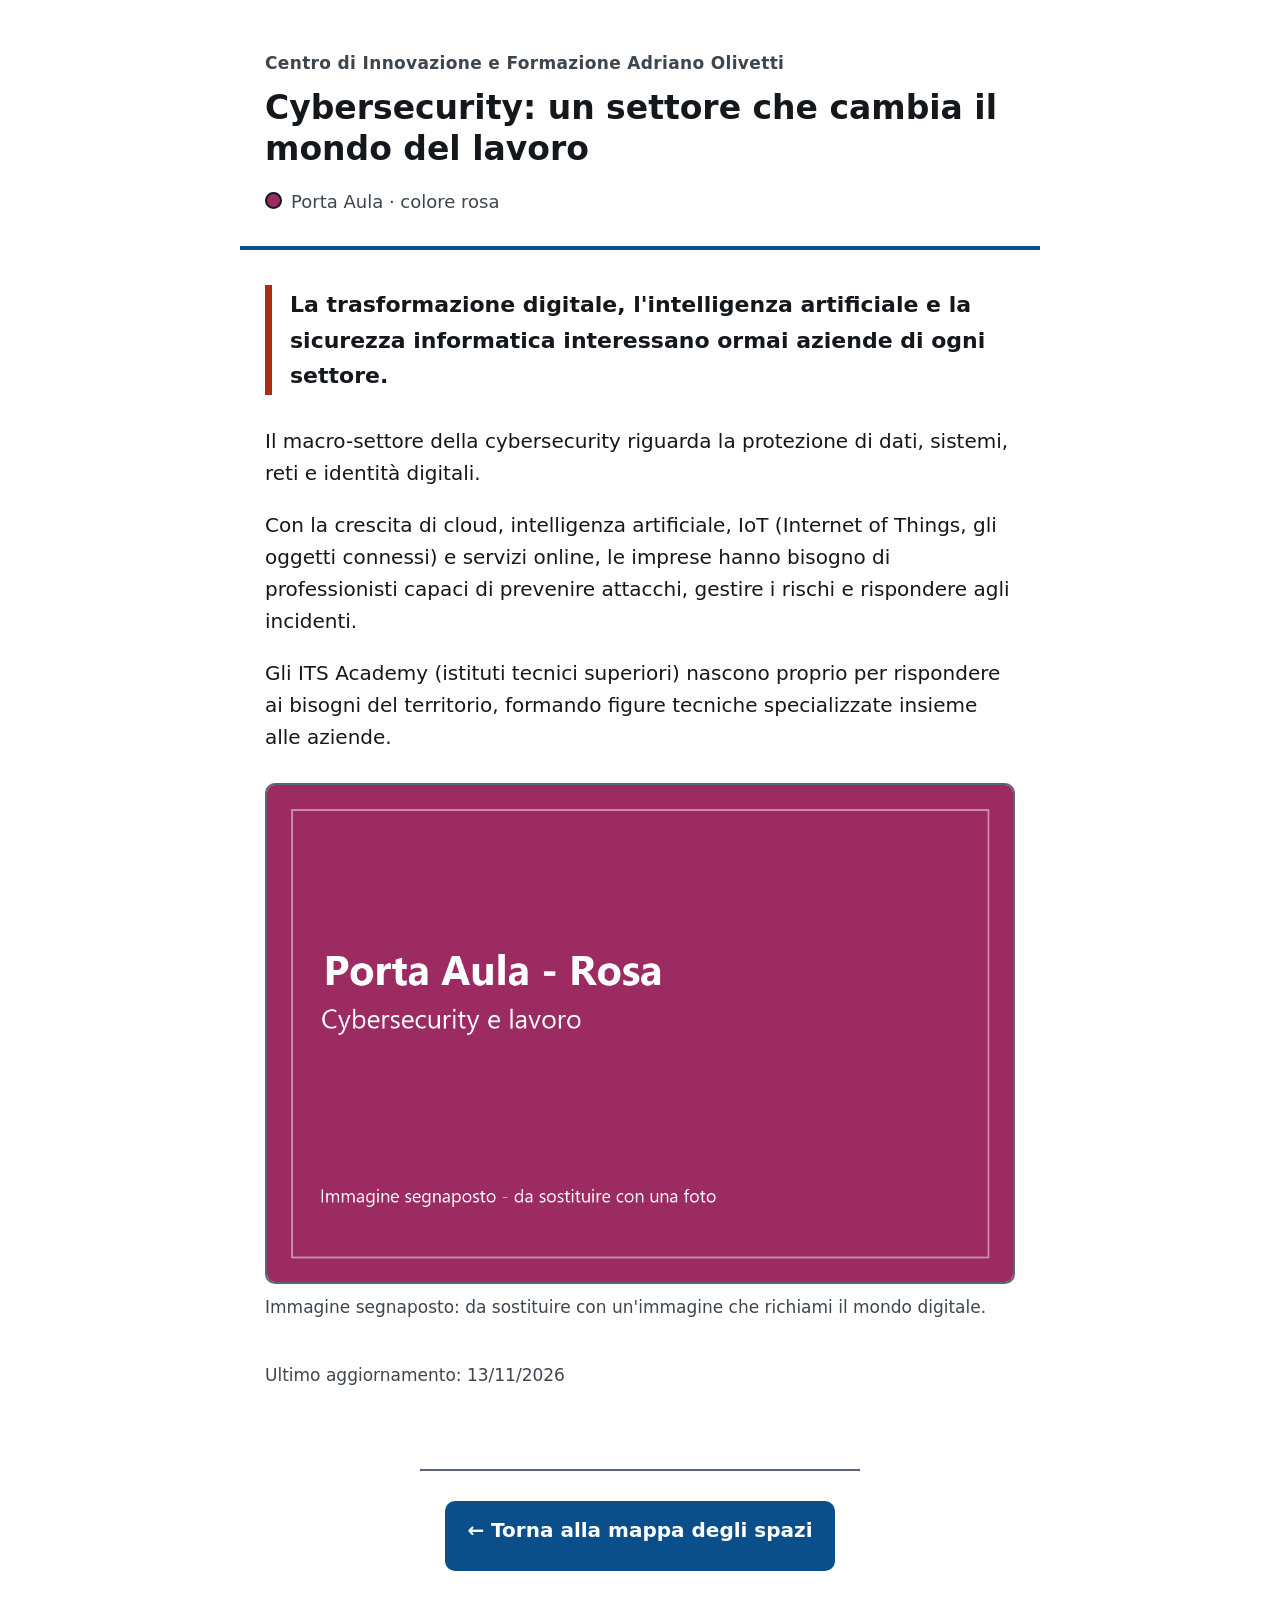
<file: spazi/porta-aula/index.html>
<!DOCTYPE html>
<html lang="it">
<head>
  <meta charset="utf-8">
  <meta name="viewport" content="width=device-width, initial-scale=1">
  <title>Cybersecurity: un settore che cambia il mondo del lavoro – Centro Adriano Olivetti</title>
  <meta name="description" content="Trasformazione digitale, intelligenza artificiale e sicurezza informatica: perché le aziende cercano tecnici capaci di prevenire attacchi e gestire rischi.">
  <link rel="stylesheet" href="../../css/stile.css">
</head>
<body>

  <a class="salta-al-contenuto" href="#contenuto">Vai al contenuto</a>

  <header class="intestazione">
    <p class="marchio">Centro di Innovazione e Formazione Adriano Olivetti</p>
    <h1>Cybersecurity: un settore che cambia il mondo del lavoro</h1>
    <p class="posizione"><span class="pallino pallino-rosa" aria-hidden="true"></span>Porta Aula · colore rosa</p>
  </header>

  <main id="contenuto">

    <p class="introduzione">
      La trasformazione digitale, l'intelligenza artificiale e la sicurezza
      informatica interessano ormai aziende di ogni settore.
    </p>

    <p>
      Il macro-settore della cybersecurity riguarda la protezione di dati,
      sistemi, reti e identità digitali.
    </p>

    <p>
      Con la crescita di <span lang="en">cloud</span>, intelligenza artificiale,
      IoT (Internet of Things, gli oggetti connessi) e servizi online, le imprese
      hanno bisogno di professionisti capaci di prevenire attacchi, gestire i
      rischi e rispondere agli incidenti.
    </p>

    <p>
      Gli ITS Academy (istituti tecnici superiori) nascono proprio per rispondere
      ai bisogni del territorio, formando figure tecniche specializzate insieme
      alle aziende.
    </p>

    <figure>
      <img src="../../img/porta-aula/cybersecurity-e-lavoro.png"
           width="1200" height="800" loading="lazy"
           alt="Immagine astratta di una rete di dati luminosa su sfondo scuro: immagine segnaposto.">
      <figcaption>Immagine segnaposto: da sostituire con un'immagine che richiami il mondo digitale.</figcaption>
    </figure>

    <!-- ------------------------------------------------------------------
         VIDEO (facoltativo). Previsto nella Fase 1: apertura su perché la
         cybersecurity è una professione del futuro.
         Per attivarlo: togli il commento che apre e chiude il blocco
         ("inizio video" e "fine video") e sostituisci VIDEO_ID con
         l'identificativo YouTube. Istruzioni complete nel README.

         inizio video
    <section aria-labelledby="titolo-video">
      <h2 id="titolo-video">Video</h2>
      <div class="video-contenitore">
        <iframe src="https://www.youtube-nocookie.com/embed/VIDEO_ID"
                title="Perché la cybersecurity è una professione del futuro"
                loading="lazy"
                allow="accelerometer; encrypted-media; picture-in-picture"
                allowfullscreen></iframe>
      </div>
      <p>
        <a href="https://www.youtube.com/watch?v=VIDEO_ID">Guarda il video su YouTube</a>
        (si apre in una nuova scheda).
      </p>
      <details>
        <summary>Trascrizione del video</summary>
        <p>Qui va il testo di ciò che viene detto nel video.</p>
      </details>
    </section>
         fine video
         ------------------------------------------------------------------ -->

    <p class="aggiornamento">Ultimo aggiornamento: 13/11/2026</p>

  </main>

  <footer class="piede">
    <a class="pulsante" href="../../index.html"><span aria-hidden="true">←</span> Torna alla mappa degli spazi</a>
  </footer>

</body>
</html>
</file>
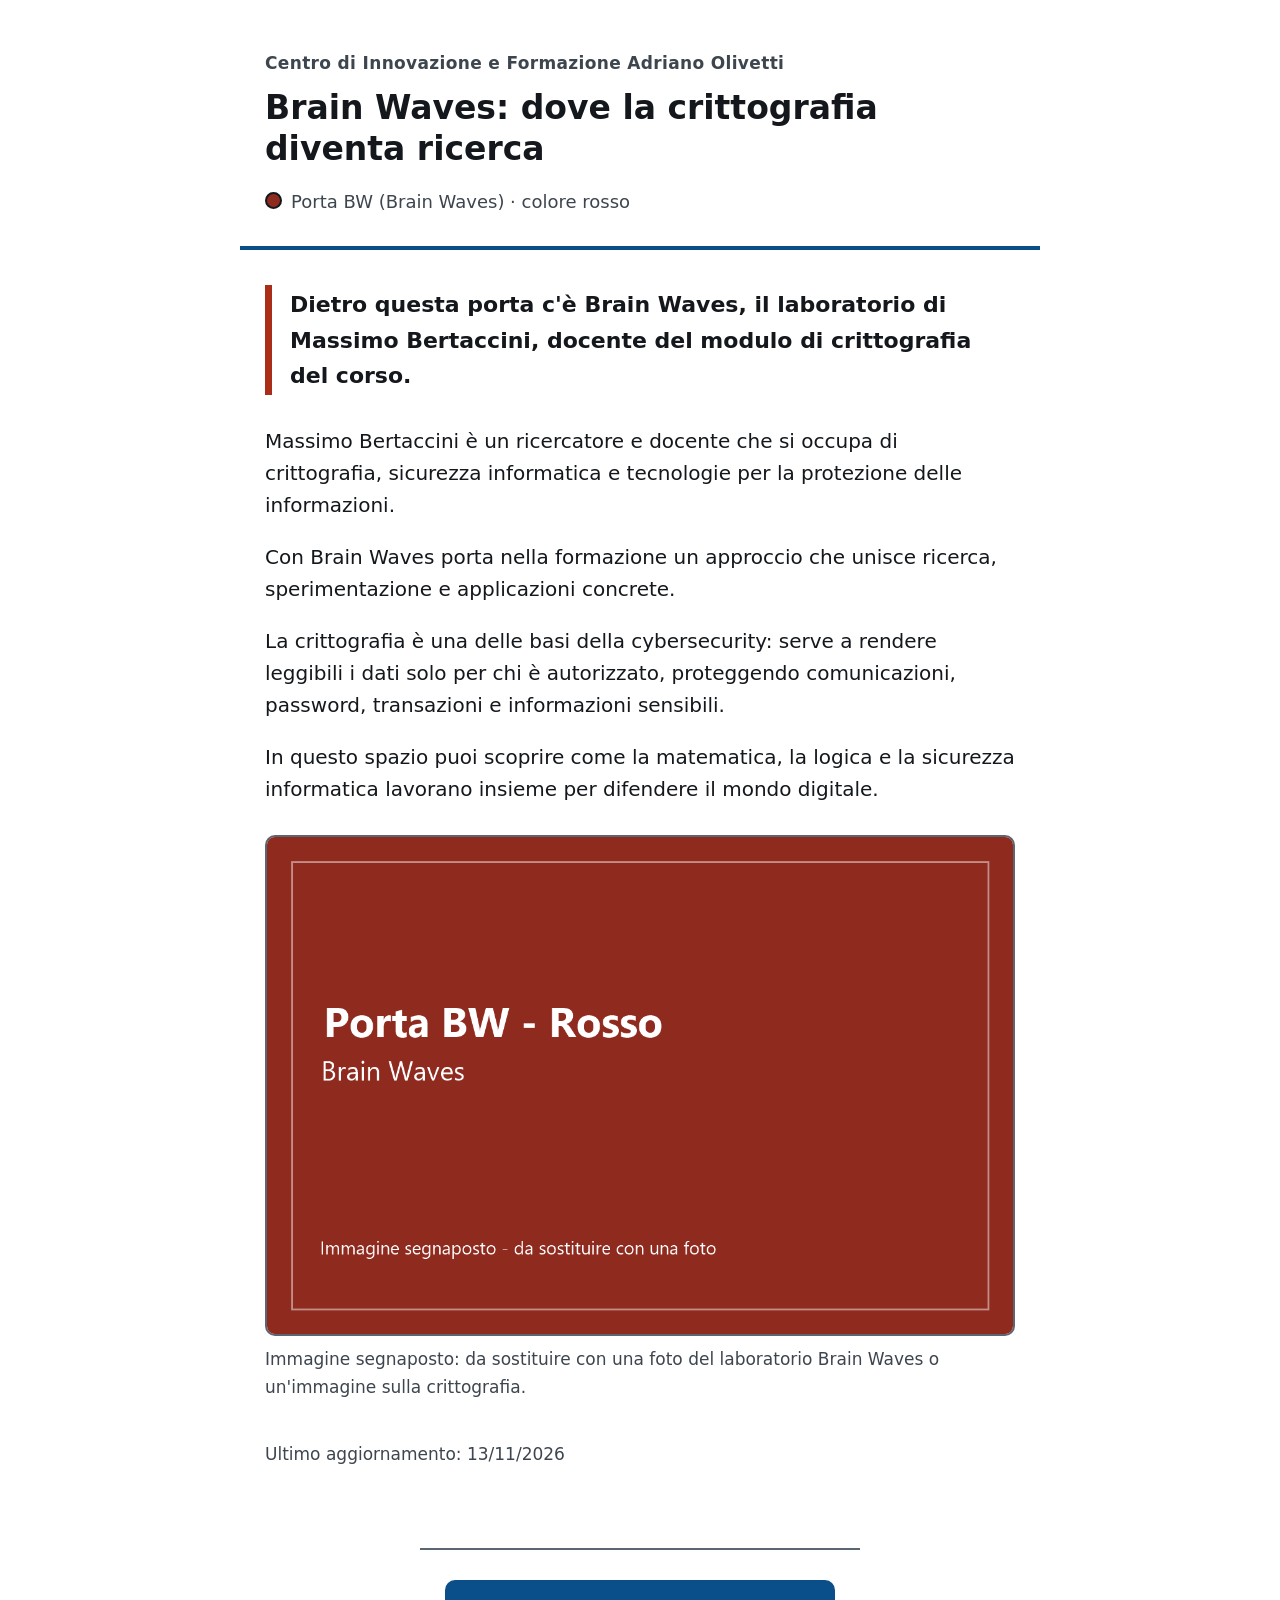
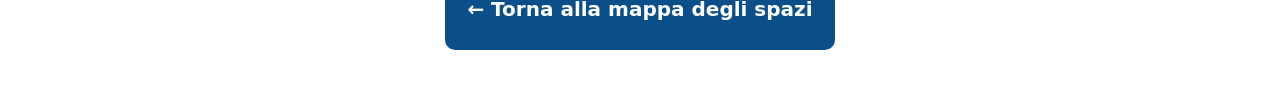
<file: spazi/porta-BW/index.html>
<!DOCTYPE html>
<html lang="it">
<head>
  <meta charset="utf-8">
  <meta name="viewport" content="width=device-width, initial-scale=1">
  <title>Brain Waves: dove la crittografia diventa ricerca – Centro Adriano Olivetti</title>
  <meta name="description" content="Brain Waves, il laboratorio di Massimo Bertaccini, docente del modulo di crittografia: ricerca, sperimentazione e applicazioni concrete.">
  <link rel="stylesheet" href="../../css/stile.css">
</head>
<body>

  <a class="salta-al-contenuto" href="#contenuto">Vai al contenuto</a>

  <header class="intestazione">
    <p class="marchio">Centro di Innovazione e Formazione Adriano Olivetti</p>
    <h1>Brain Waves: dove la crittografia diventa ricerca</h1>
    <p class="posizione"><span class="pallino pallino-rosso" aria-hidden="true"></span>Porta BW (Brain Waves) · colore rosso</p>
  </header>

  <main id="contenuto">

    <p class="introduzione">
      Dietro questa porta c'è Brain Waves, il laboratorio di Massimo Bertaccini,
      docente del modulo di crittografia del corso.
    </p>

    <p>
      Massimo Bertaccini è un ricercatore e docente che si occupa di crittografia,
      sicurezza informatica e tecnologie per la protezione delle informazioni.
    </p>

    <p>
      Con Brain Waves porta nella formazione un approccio che unisce ricerca,
      sperimentazione e applicazioni concrete.
    </p>

    <p>
      La crittografia è una delle basi della cybersecurity: serve a rendere
      leggibili i dati solo per chi è autorizzato, proteggendo comunicazioni,
      password, transazioni e informazioni sensibili.
    </p>

    <p>
      In questo spazio puoi scoprire come la matematica, la logica e la sicurezza
      informatica lavorano insieme per difendere il mondo digitale.
    </p>

    <figure>
      <img src="../../img/porta-BW/brain-waves-crittografia.png"
           width="1200" height="800" loading="lazy"
           alt="Elementi grafici legati alla crittografia: chiavi, cifrari e algoritmi su sfondo scuro.">
      <figcaption>Immagine segnaposto: da sostituire con una foto del laboratorio Brain Waves o un'immagine sulla crittografia.</figcaption>
    </figure>

    <!-- ------------------------------------------------------------------
         VIDEO (facoltativo). È l'unico spazio per cui la Fase 1 prevede già un
         video: che cos'è la crittografia e perché protegge i tuoi dati.
         Per attivarlo: togli il commento che apre e chiude il blocco
         ("inizio video" e "fine video") e sostituisci VIDEO_ID con
         l'identificativo YouTube. Istruzioni complete nel README.

         inizio video
    <section aria-labelledby="titolo-video">
      <h2 id="titolo-video">Video</h2>
      <div class="video-contenitore">
        <iframe src="https://www.youtube-nocookie.com/embed/VIDEO_ID"
                title="Che cos'è la crittografia e perché protegge i tuoi dati"
                loading="lazy"
                allow="accelerometer; encrypted-media; picture-in-picture"
                allowfullscreen></iframe>
      </div>
      <p>
        <a href="https://www.youtube.com/watch?v=VIDEO_ID">Guarda il video su YouTube</a>
        (si apre in una nuova scheda).
      </p>
      <details>
        <summary>Trascrizione del video</summary>
        <p>Qui va il testo di ciò che viene detto nel video.</p>
      </details>
    </section>
         fine video
         ------------------------------------------------------------------ -->

    <p class="aggiornamento">Ultimo aggiornamento: 13/11/2026</p>

  </main>

  <footer class="piede">
    <a class="pulsante" href="../../index.html"><span aria-hidden="true">←</span> Torna alla mappa degli spazi</a>
  </footer>

</body>
</html>
</file>
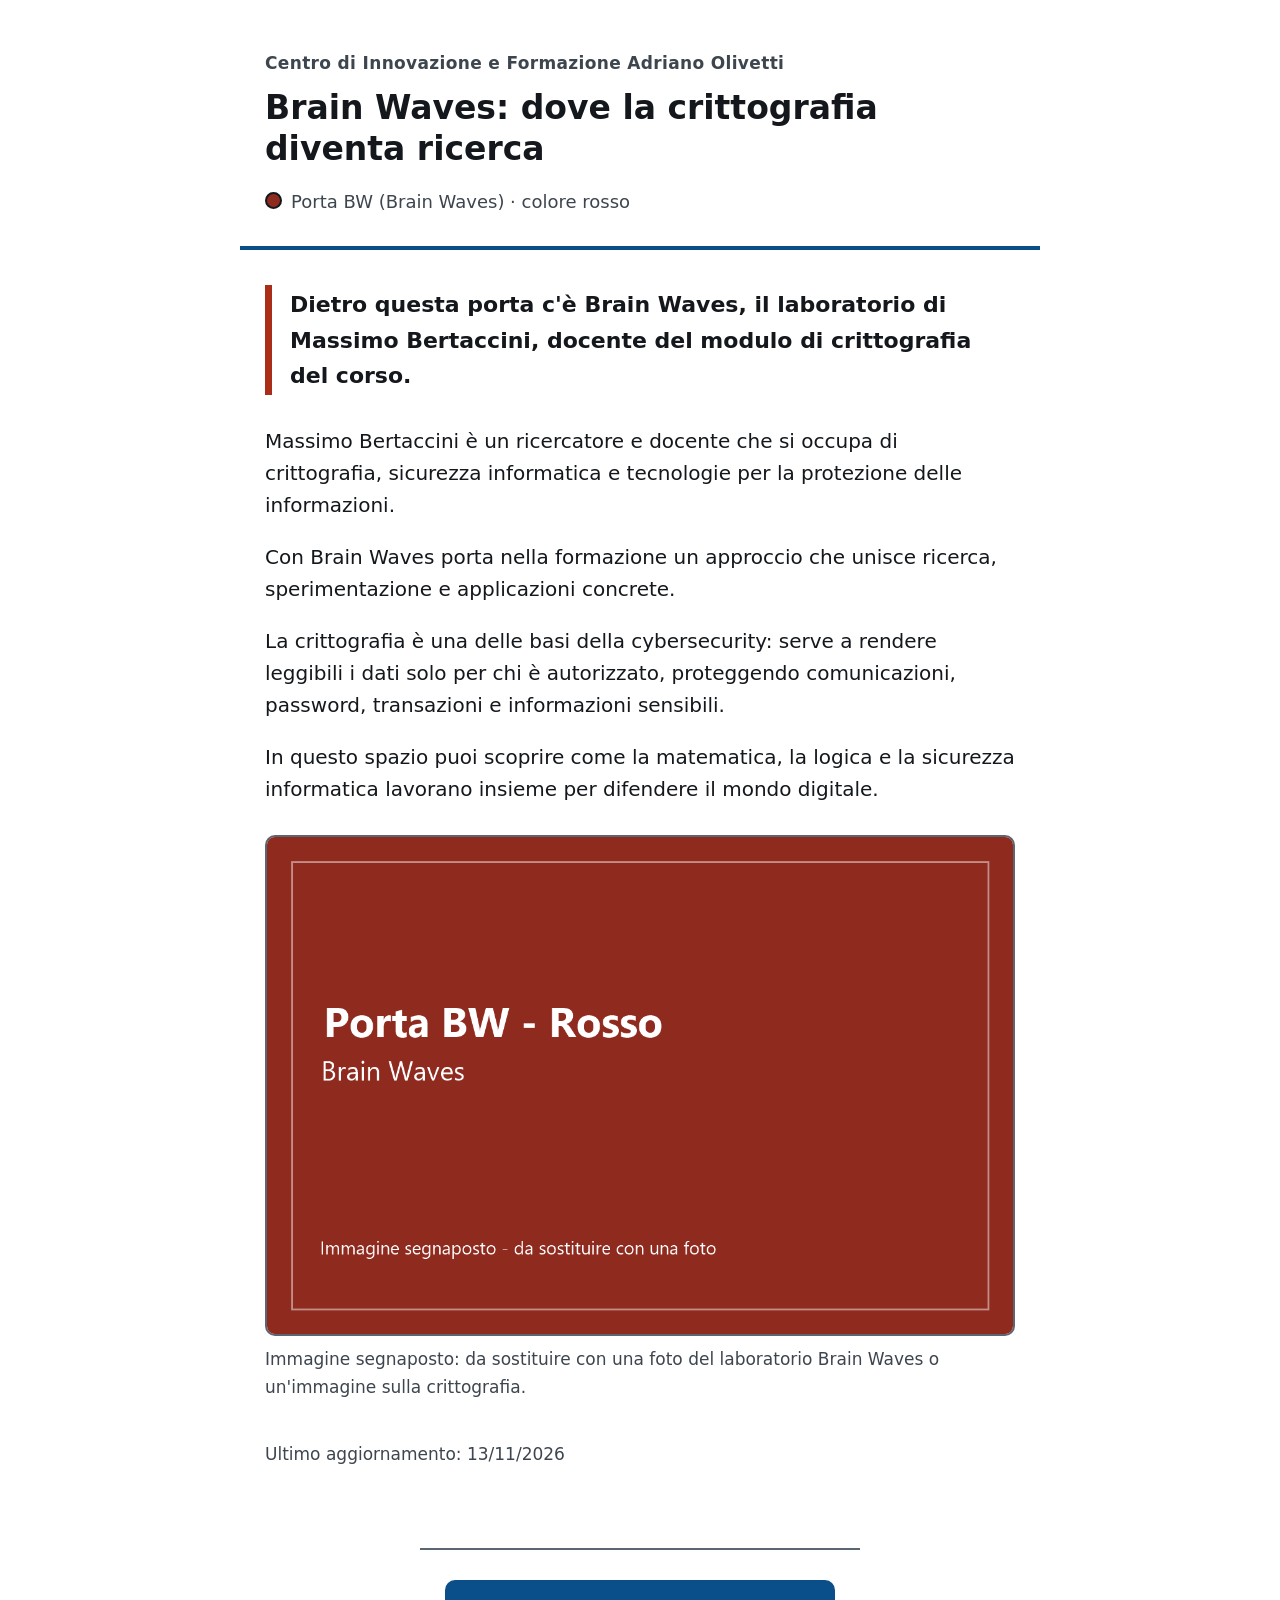
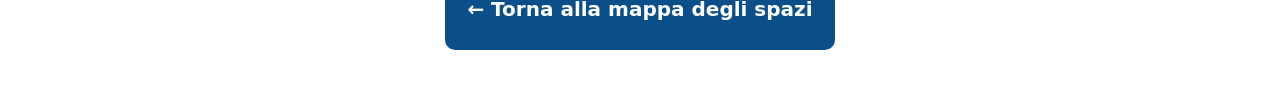
<file: spazi/porta-bw/index.html>
<!DOCTYPE html>
<html lang="it">
<head>
  <meta charset="utf-8">
  <meta name="viewport" content="width=device-width, initial-scale=1">
  <title>Brain Waves: dove la crittografia diventa ricerca – Centro Adriano Olivetti</title>
  <meta name="description" content="Brain Waves, il laboratorio di Massimo Bertaccini, docente del modulo di crittografia: ricerca, sperimentazione e applicazioni concrete.">
  <link rel="stylesheet" href="../../css/stile.css">
</head>
<body>

  <a class="salta-al-contenuto" href="#contenuto">Vai al contenuto</a>

  <header class="intestazione">
    <p class="marchio">Centro di Innovazione e Formazione Adriano Olivetti</p>
    <h1>Brain Waves: dove la crittografia diventa ricerca</h1>
    <p class="posizione"><span class="pallino pallino-rosso" aria-hidden="true"></span>Porta BW (Brain Waves) · colore rosso</p>
  </header>

  <main id="contenuto">

    <p class="introduzione">
      Dietro questa porta c'è Brain Waves, il laboratorio di Massimo Bertaccini,
      docente del modulo di crittografia del corso.
    </p>

    <p>
      Massimo Bertaccini è un ricercatore e docente che si occupa di crittografia,
      sicurezza informatica e tecnologie per la protezione delle informazioni.
    </p>

    <p>
      Con Brain Waves porta nella formazione un approccio che unisce ricerca,
      sperimentazione e applicazioni concrete.
    </p>

    <p>
      La crittografia è una delle basi della cybersecurity: serve a rendere
      leggibili i dati solo per chi è autorizzato, proteggendo comunicazioni,
      password, transazioni e informazioni sensibili.
    </p>

    <p>
      In questo spazio puoi scoprire come la matematica, la logica e la sicurezza
      informatica lavorano insieme per difendere il mondo digitale.
    </p>

    <figure>
      <img src="../../img/porta-bw/brain-waves-crittografia.png"
           width="1200" height="800" loading="lazy"
           alt="Elementi grafici legati alla crittografia: chiavi, cifrari e algoritmi su sfondo scuro.">
      <figcaption>Immagine segnaposto: da sostituire con una foto del laboratorio Brain Waves o un'immagine sulla crittografia.</figcaption>
    </figure>

    <!-- ------------------------------------------------------------------
         VIDEO (facoltativo). È l'unico spazio per cui la Fase 1 prevede già un
         video: che cos'è la crittografia e perché protegge i tuoi dati.
         Per attivarlo: togli il commento che apre e chiude il blocco
         ("inizio video" e "fine video") e sostituisci VIDEO_ID con
         l'identificativo YouTube. Istruzioni complete nel README.

         inizio video
    <section aria-labelledby="titolo-video">
      <h2 id="titolo-video">Video</h2>
      <div class="video-contenitore">
        <iframe src="https://www.youtube-nocookie.com/embed/VIDEO_ID"
                title="Che cos'è la crittografia e perché protegge i tuoi dati"
                loading="lazy"
                allow="accelerometer; encrypted-media; picture-in-picture"
                allowfullscreen></iframe>
      </div>
      <p>
        <a href="https://www.youtube.com/watch?v=VIDEO_ID">Guarda il video su YouTube</a>
        (si apre in una nuova scheda).
      </p>
      <details>
        <summary>Trascrizione del video</summary>
        <p>Qui va il testo di ciò che viene detto nel video.</p>
      </details>
    </section>
         fine video
         ------------------------------------------------------------------ -->

    <p class="aggiornamento">Ultimo aggiornamento: 13/11/2026</p>

  </main>

  <footer class="piede">
    <a class="pulsante" href="../../index.html"><span aria-hidden="true">←</span> Torna alla mappa degli spazi</a>
  </footer>

</body>
</html>
</file>
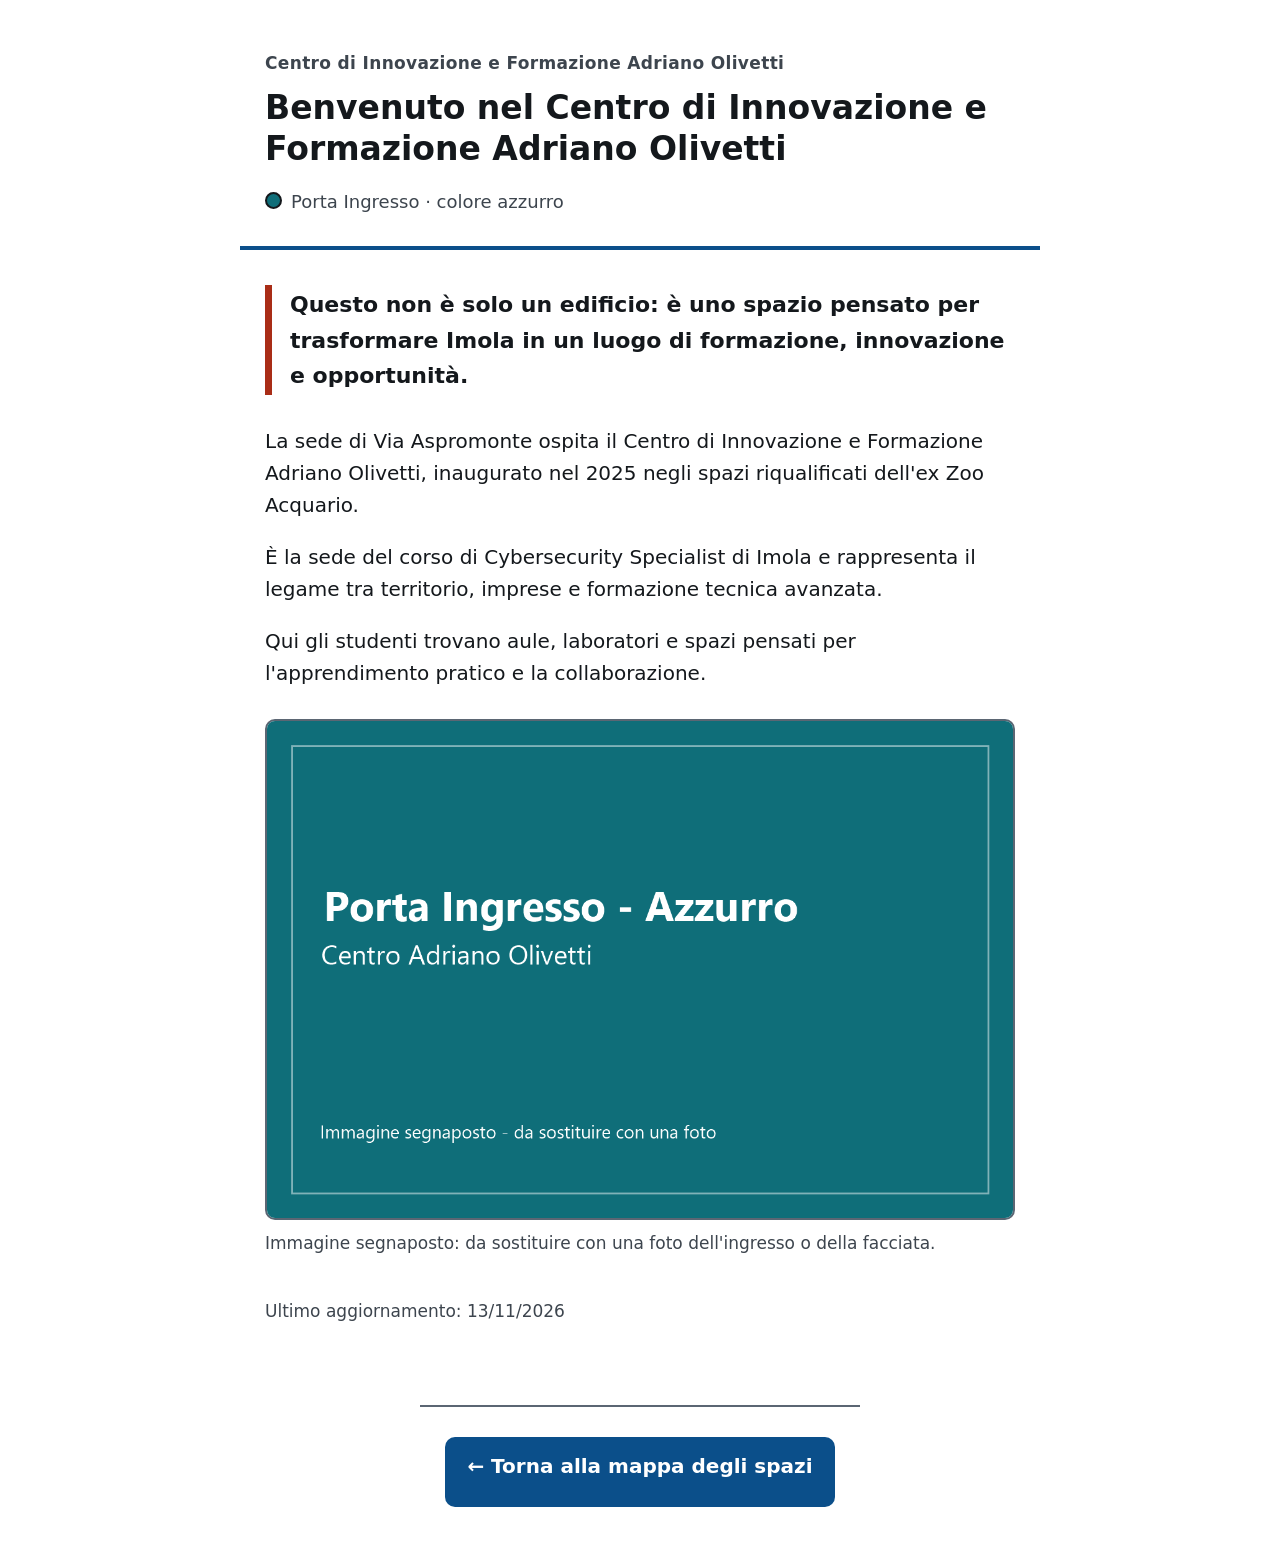
<file: spazi/porta-ingresso/index.html>
<!DOCTYPE html>
<html lang="it">
<head>
  <meta charset="utf-8">
  <meta name="viewport" content="width=device-width, initial-scale=1">
  <title>Porta Ingresso: benvenuto – Centro Adriano Olivetti</title>
  <meta name="description" content="La sede di Via Aspromonte a Imola: il Centro Adriano Olivetti, inaugurato nel 2025 negli spazi riqualificati dell'ex Zoo Acquario.">
  <link rel="stylesheet" href="../../css/stile.css">
</head>
<body>

  <a class="salta-al-contenuto" href="#contenuto">Vai al contenuto</a>

  <header class="intestazione">
    <p class="marchio">Centro di Innovazione e Formazione Adriano Olivetti</p>
    <h1>Benvenuto nel Centro di Innovazione e Formazione Adriano Olivetti</h1>
    <p class="posizione"><span class="pallino pallino-azzurro" aria-hidden="true"></span>Porta Ingresso · colore azzurro</p>
  </header>

  <main id="contenuto">

    <p class="introduzione">
      Questo non è solo un edificio: è uno spazio pensato per trasformare Imola in
      un luogo di formazione, innovazione e opportunità.
    </p>

    <p>
      La sede di Via Aspromonte ospita il Centro di Innovazione e Formazione
      Adriano Olivetti, inaugurato nel 2025 negli spazi riqualificati dell'ex Zoo
      Acquario.
    </p>

    <p>
      È la sede del corso di <span lang="en">Cybersecurity Specialist</span> di
      Imola e rappresenta il legame tra territorio, imprese e formazione tecnica
      avanzata.
    </p>

    <p>
      Qui gli studenti trovano aule, laboratori e spazi pensati per
      l'apprendimento pratico e la collaborazione.
    </p>

    <figure>
      <img src="../../img/porta-ingresso/ingresso-centro.png"
           width="1200" height="800" loading="lazy"
           alt="Ingresso e facciata del Centro Adriano Olivetti: immagine segnaposto.">
      <figcaption>Immagine segnaposto: da sostituire con una foto dell'ingresso o della facciata.</figcaption>
    </figure>

    <!-- ------------------------------------------------------------------
         VIDEO (facoltativo). Previsto nella Fase 1: benvenuto con un breve
         racconto della storia della sede e del suo rinnovamento.
         Per attivarlo: togli il commento che apre e chiude il blocco
         ("inizio video" e "fine video") e sostituisci VIDEO_ID con
         l'identificativo YouTube. Istruzioni complete nel README.

         inizio video
    <section aria-labelledby="titolo-video">
      <h2 id="titolo-video">Video</h2>
      <div class="video-contenitore">
        <iframe src="https://www.youtube-nocookie.com/embed/VIDEO_ID"
                title="Benvenuto nel Centro Adriano Olivetti: storia e rinnovamento della sede"
                loading="lazy"
                allow="accelerometer; encrypted-media; picture-in-picture"
                allowfullscreen></iframe>
      </div>
      <p>
        <a href="https://www.youtube.com/watch?v=VIDEO_ID">Guarda il video su YouTube</a>
        (si apre in una nuova scheda).
      </p>
      <details>
        <summary>Trascrizione del video</summary>
        <p>Qui va il testo di ciò che viene detto nel video.</p>
      </details>
    </section>
         fine video
         ------------------------------------------------------------------ -->

    <p class="aggiornamento">Ultimo aggiornamento: 13/11/2026</p>

  </main>

  <footer class="piede">
    <a class="pulsante" href="../../index.html"><span aria-hidden="true">←</span> Torna alla mappa degli spazi</a>
  </footer>

</body>
</html>
</file>
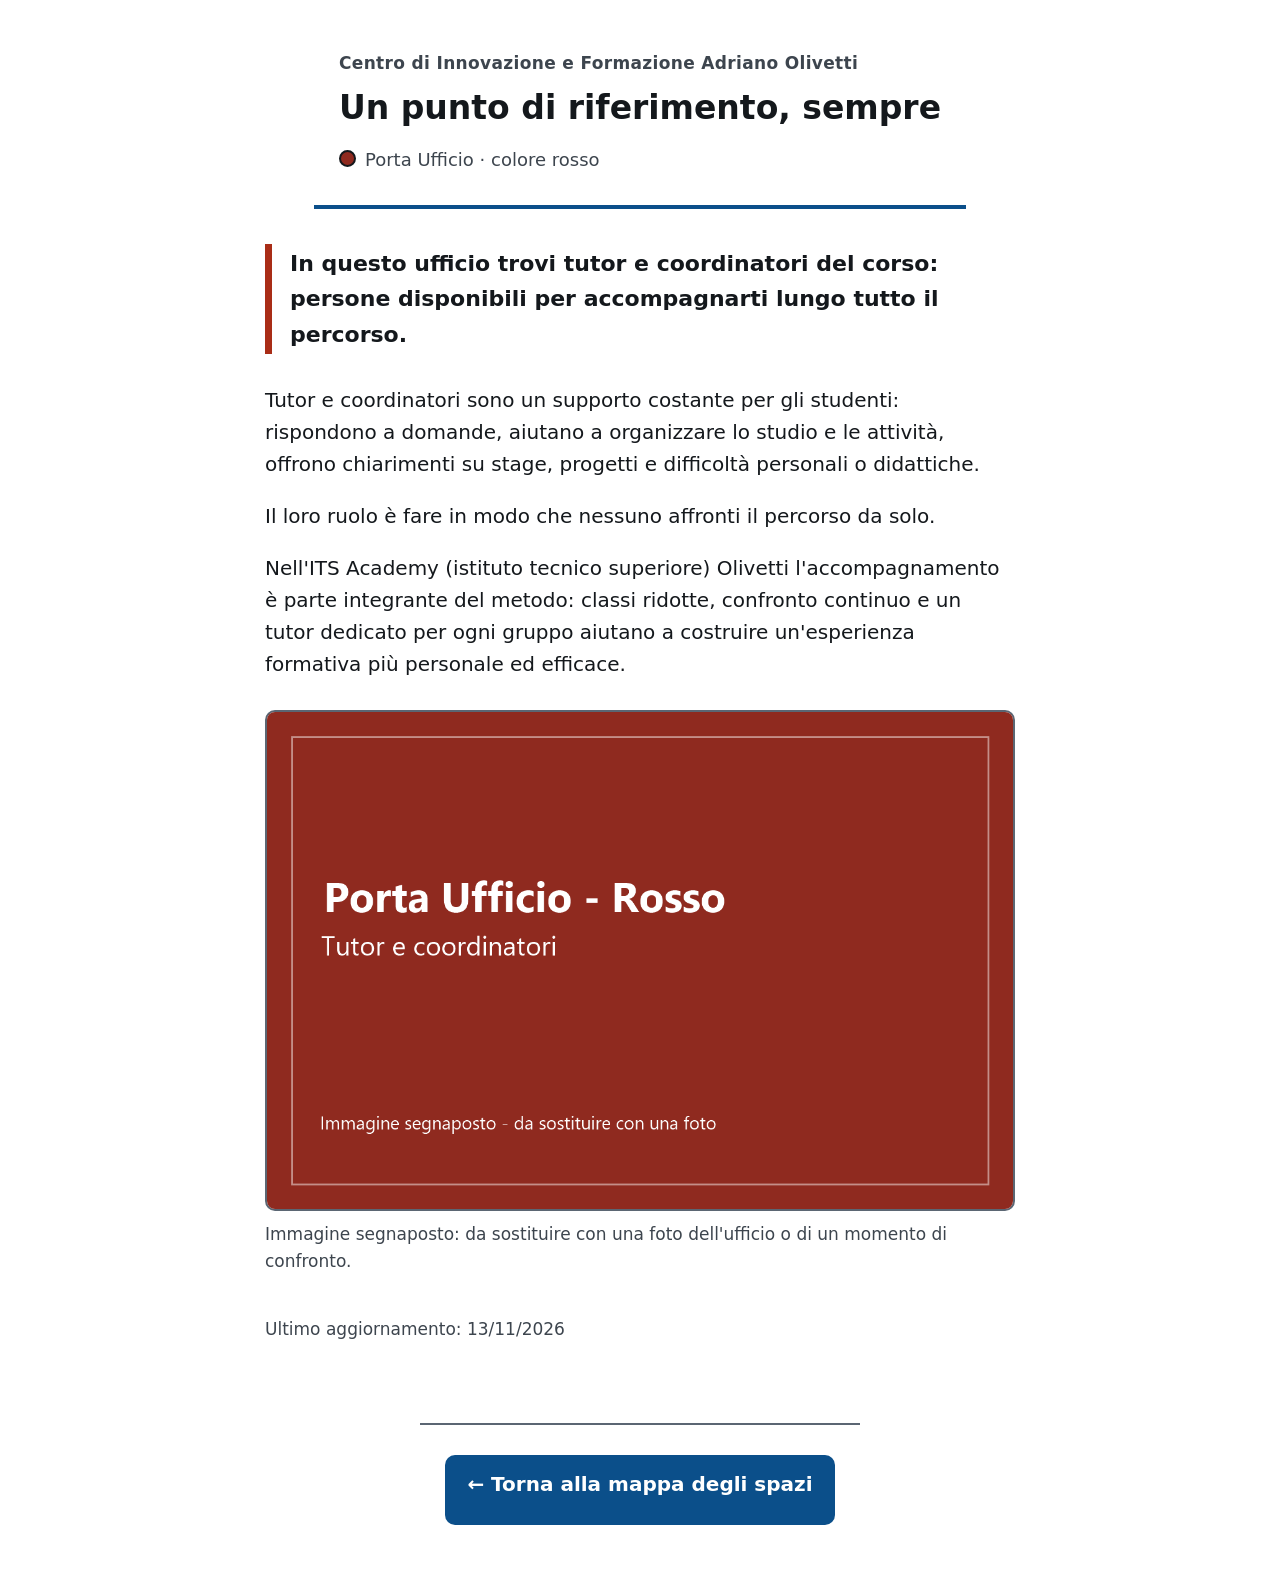
<file: spazi/porta-ufficio/index.html>
<!DOCTYPE html>
<html lang="it">
<head>
  <meta charset="utf-8">
  <meta name="viewport" content="width=device-width, initial-scale=1">
  <title>Un punto di riferimento, sempre – Centro Adriano Olivetti</title>
  <meta name="description" content="Tutor e coordinatori del corso: supporto costante su studio, stage, progetti e difficoltà, con classi ridotte e un tutor per ogni gruppo.">
  <link rel="stylesheet" href="../../css/stile.css">
</head>
<body>

  <a class="salta-al-contenuto" href="#contenuto">Vai al contenuto</a>

  <header class="intestazione">
    <p class="marchio">Centro di Innovazione e Formazione Adriano Olivetti</p>
    <h1>Un punto di riferimento, sempre</h1>
    <p class="posizione"><span class="pallino pallino-rosso" aria-hidden="true"></span>Porta Ufficio · colore rosso</p>
  </header>

  <main id="contenuto">

    <p class="introduzione">
      In questo ufficio trovi tutor e coordinatori del corso: persone disponibili
      per accompagnarti lungo tutto il percorso.
    </p>

    <p>
      Tutor e coordinatori sono un supporto costante per gli studenti: rispondono
      a domande, aiutano a organizzare lo studio e le attività, offrono
      chiarimenti su stage, progetti e difficoltà personali o didattiche.
    </p>

    <p>
      Il loro ruolo è fare in modo che nessuno affronti il percorso da solo.
    </p>

    <p>
      Nell'ITS Academy (istituto tecnico superiore) Olivetti l'accompagnamento è
      parte integrante del metodo: classi ridotte, confronto continuo e un tutor
      dedicato per ogni gruppo aiutano a costruire un'esperienza formativa più
      personale ed efficace.
    </p>

    <figure>
      <img src="../../img/porta-ufficio/tutor-e-coordinatori.png"
           width="1200" height="800" loading="lazy"
           alt="Ufficio con scrivanie e due persone che si confrontano: immagine segnaposto.">
      <figcaption>Immagine segnaposto: da sostituire con una foto dell'ufficio o di un momento di confronto.</figcaption>
    </figure>

    <!-- ------------------------------------------------------------------
         VIDEO (facoltativo). Previsto nella Fase 1: breve intervista a un tutor
         o a un coordinatore su come può aiutare gli studenti.
         Per attivarlo: togli il commento che apre e chiude il blocco
         ("inizio video" e "fine video") e sostituisci VIDEO_ID con
         l'identificativo YouTube. Istruzioni complete nel README.

         inizio video
    <section aria-labelledby="titolo-video">
      <h2 id="titolo-video">Video</h2>
      <div class="video-contenitore">
        <iframe src="https://www.youtube-nocookie.com/embed/VIDEO_ID"
                title="Intervista a un tutor: come possiamo aiutarti durante il percorso"
                loading="lazy"
                allow="accelerometer; encrypted-media; picture-in-picture"
                allowfullscreen></iframe>
      </div>
      <p>
        <a href="https://www.youtube.com/watch?v=VIDEO_ID">Guarda il video su YouTube</a>
        (si apre in una nuova scheda).
      </p>
      <details>
        <summary>Trascrizione del video</summary>
        <p>Qui va il testo di ciò che viene detto nel video.</p>
      </details>
    </section>
         fine video
         ------------------------------------------------------------------ -->

    <p class="aggiornamento">Ultimo aggiornamento: 13/11/2026</p>

  </main>

  <footer class="piede">
    <a class="pulsante" href="../../index.html"><span aria-hidden="true">←</span> Torna alla mappa degli spazi</a>
  </footer>

</body>
</html>
</file>
<file: css/stile.css>
/* ==========================================================================
   stile.css — unico foglio di stile del sito "Visita il Centro Adriano Olivetti"
   --------------------------------------------------------------------------
   Regole di base:
   - misure in rem: rispettano l'ingrandimento impostato sul telefono
   - font di sistema: nessun download, la pagina appare subito
   - contrasto testo/sfondo verificato (minimo richiesto 4,5:1)
   - nessuna animazione
   Per cambiare i colori basta modificare le variabili qui sotto.
   ========================================================================== */

/* --- 1. Variabili --------------------------------------------------------- */
:root {
  /* Colori del sito */
  --colore-principale: #0b4f8a;        /* link e pulsanti (bianco sopra = 8,5:1) */
  --colore-principale-scuro: #073a67;  /* pulsante sotto il dito / hover */
  --colore-testo: #14181c;             /* nero su bianco = 17:1 */
  --colore-testo-tenue: #3d454e;       /* note e didascalie = 9:1 */
  --colore-sfondo: #ffffff;
  --colore-sfondo-tenue: #eef2f6;
  --colore-bordo: #5b6673;             /* contorni: contrasto 3,4:1 */
  --colore-accento: #a92d17;           /* barra della frase introduttiva */

  /* Colori dei QR (Fase 1). Servono solo ai pallini decorativi:
     l'informazione è sempre scritta anche a parole. */
  --colore-rosso: #8f2a1f;
  --colore-blu: #0b4f8a;
  --colore-viola: #5a2d82;
  --colore-rosa: #9c2b62;
  --colore-azzurro: #0f6e79;

  /* Tipografia e misure */
  --font: system-ui, -apple-system, "Segoe UI", Roboto, "Helvetica Neue", Arial, sans-serif;
  --larghezza: 40rem;                  /* colonna di lettura: max 800 px */
  --spazio: 1.25rem;
  --raggio: 0.5rem;
}

/* --- 2. Base ------------------------------------------------------------- */
html {
  /* 125% di 16 px = 20 px, ma resta relativo alle impostazioni dell'utente */
  font-size: 125%;
  -webkit-text-size-adjust: 100%;
}

*,
*::before,
*::after {
  box-sizing: border-box;
}

body {
  margin: 0;
  font-family: var(--font);
  font-size: 1rem;
  line-height: 1.6;
  color: var(--colore-testo);
  background-color: var(--colore-sfondo);
  /* niente testo giustificato: le righe restano facili da seguire */
  text-align: left;
}

/* --- 3. Struttura: intestazione, contenuto, piede ------------------------ */
header,
main,
footer {
  max-width: var(--larghezza);
  margin-inline: auto;
  padding-inline: var(--spazio);
}

.intestazione {
  padding-block: 1.75rem 1.1rem;
  border-bottom: 0.2rem solid var(--colore-principale);
}

main {
  padding-block: 0.5rem 1.5rem;
  flex: 1 0 auto;
}

.piede {
  padding-block: 1.5rem 2.5rem;
  border-top: 0.1rem solid var(--colore-bordo);
  margin-top: 1.5rem;
}

body {
  display: flex;
  flex-direction: column;
  min-height: 100vh;
}

/* --- 4. Link "Vai al contenuto" (visibile solo da tastiera) -------------- */
.salta-al-contenuto {
  position: absolute;
  left: -9999px;
  top: 0;
  padding: 0.75rem 1rem;
  background-color: var(--colore-principale);
  color: #ffffff;
  font-weight: 700;
  text-decoration: none;
  z-index: 10;
}

.salta-al-contenuto:focus {
  left: 0.5rem;
  top: 0.5rem;
  outline: 0.15rem solid var(--colore-testo);
  outline-offset: 0.15rem;
}

/* --- 5. Tipografia ------------------------------------------------------- */
h1 {
  font-size: 1.65rem;
  line-height: 1.25;
  margin: 0.5rem 0 0.9rem;
  overflow-wrap: break-word;
}

h2 {
  font-size: 1.25rem;
  line-height: 1.3;
  margin: 2rem 0 0.6rem;
}

p {
  margin: 0 0 1rem;
}

ul,
ol {
  margin: 0 0 1rem;
  padding-left: 1.4rem;
}

li {
  margin-bottom: 0.4rem;
}

a {
  color: var(--colore-principale);
  text-decoration: underline;
  text-underline-offset: 0.15em;
}

a:hover {
  text-decoration-thickness: 0.12em;
}

/* Nome dell'istituto sopra il titolo.
   Maiuscole normali: il testo tutto maiuscolo si legge peggio (Fase 3). */
.marchio {
  margin: 0;
  font-size: 0.85rem;
  font-weight: 700;
  letter-spacing: 0.02em;
  color: var(--colore-testo-tenue);
}

/* Posizione fisica dello spazio: "Aula QR n.1 · colore rosso" */
.posizione {
  margin: 0;
  font-size: 0.9rem;
  color: var(--colore-testo-tenue);
}

/* Frase introduttiva: barra colorata + testo, non solo colore */
.introduzione {
  margin: 1.25rem 0 1.5rem;
  padding: 0.1rem 0 0.1rem 0.9rem;
  border-left: 0.35rem solid var(--colore-accento);
  font-size: 1.1rem;
  font-weight: 600;
}

.aggiornamento {
  margin-top: 2rem;
  font-size: 0.85rem;
  color: var(--colore-testo-tenue);
}

/* --- 6. Pallini dei colori (decorativi: il colore è scritto anche a parole) */
.pallino {
  display: inline-block;
  width: 0.85rem;
  height: 0.85rem;
  margin-right: 0.45rem;
  border: 0.1rem solid var(--colore-testo);
  border-radius: 50%;
  vertical-align: -0.05rem;
  background-color: var(--colore-sfondo-tenue);
}

.pallino-rosso { background-color: var(--colore-rosso); }
.pallino-blu { background-color: var(--colore-blu); }
.pallino-viola { background-color: var(--colore-viola); }
.pallino-rosa { background-color: var(--colore-rosa); }
.pallino-azzurro { background-color: var(--colore-azzurro); }

/* --- 7. Immagini --------------------------------------------------------- */
figure {
  margin: 1.5rem 0;
}

figure img {
  display: block;
  width: 100%;
  height: auto;
  border: 0.1rem solid var(--colore-bordo);
  border-radius: var(--raggio);
}

figcaption {
  margin-top: 0.5rem;
  font-size: 0.85rem;
  color: var(--colore-testo-tenue);
}

/* --- 8. Video ------------------------------------------------------------ */
/* Il contenitore mantiene le proporzioni 16:9 mentre l'iframe carica */
.video-contenitore {
  position: relative;
  width: 100%;
  aspect-ratio: 16 / 9;
  margin-bottom: 0.75rem;
  background-color: var(--colore-sfondo-tenue);
  border: 0.1rem solid var(--colore-bordo);
  border-radius: var(--raggio);
  overflow: hidden;
}

.video-contenitore iframe {
  position: absolute;
  inset: 0;
  width: 100%;
  height: 100%;
  border: 0;
}

/* Riquadro apri/chiudi con la trascrizione */
details {
  margin: 1.5rem 0;
  padding: 0.75rem 1rem;
  background-color: var(--colore-sfondo-tenue);
  border: 0.1rem solid var(--colore-bordo);
  border-radius: var(--raggio);
}

summary {
  cursor: pointer;
  font-weight: 700;
}

summary:hover {
  text-decoration: underline;
}

details p {
  margin: 0.75rem 0 0;
}

/* --- 9. Pulsanti --------------------------------------------------------- */
.pulsante {
  display: inline-block;
  min-height: 3.5rem;          /* area di tocco ampia */
  padding: 0.7rem 1.1rem;
  background-color: var(--colore-principale);
  color: #ffffff;
  font-size: 1rem;
  font-weight: 700;
  line-height: 1.5;
  text-align: center;
  text-decoration: none;
  border-radius: var(--raggio);
}

.pulsante:visited {
  color: #ffffff;
}

.pulsante:hover {
  background-color: var(--colore-principale-scuro);
}

/* --- 10. Mappa: elenco degli spazi (index.html) ------------------------- */
.elenco-spazi {
  list-style: none;
  margin: 1.5rem 0;
  padding: 0;
  display: grid;
  gap: 0.9rem;
}

.scheda {
  display: block;
  padding: 1rem 1.1rem;
  background-color: var(--colore-sfondo);
  color: var(--colore-testo);
  border: 0.15rem solid var(--colore-bordo);
  border-radius: var(--raggio);
  text-decoration: none;
}

.scheda:hover {
  background-color: var(--colore-sfondo-tenue);
  border-color: var(--colore-principale);
}

.scheda-numero {
  display: inline-block;
  min-width: 1.8rem;
  margin-bottom: 0.25rem;
  font-size: 0.8rem;
  font-weight: 700;
  color: var(--colore-testo-tenue);
}

.scheda-titolo {
  display: block;
  font-size: 1.05rem;
  font-weight: 700;
  line-height: 1.35;
  text-decoration: underline;
  text-underline-offset: 0.15em;
}

.scheda-dettagli {
  display: block;
  margin-top: 0.35rem;
  font-size: 0.85rem;
  color: var(--colore-testo-tenue);
}

/* --- 11. Note e avvisi --------------------------------------------------- */
.nota {
  padding: 1rem 1.1rem;
  background-color: var(--colore-sfondo-tenue);
  border-left: 0.35rem solid var(--colore-bordo);
  border-radius: 0 var(--raggio) var(--raggio) 0;
  font-size: 0.9rem;
}

/* --- 12. Tastiera: contorno sempre visibile ------------------------------ */
:focus-visible {
  outline: 0.15rem solid var(--colore-testo);
  outline-offset: 0.15rem;
}

/* Fallback per browser che non supportano :focus-visible */
a:focus,
summary:focus,
button:focus {
  outline: 0.15rem solid var(--colore-testo);
  outline-offset: 0.15rem;
}

/* --- 13. Movimento ridotto ---------------------------------------------- */
@media (prefers-reduced-motion: reduce) {
  *,
  *::before,
  *::after {
    animation-duration: 0.01ms !important;
    animation-iteration-count: 1 !important;
    transition-duration: 0.01ms !important;
    scroll-behavior: auto !important;
  }
}

/* --- 14. Schermi larghi -------------------------------------------------- */
@media (min-width: 50rem) {
  .intestazione {
    padding-block: 2.5rem 1.5rem;
  }
}

/* --- 15. Stampa ---------------------------------------------------------- */
@media print {
  .salta-al-contenuto,
  .pulsante,
  .video-contenitore {
    display: none;
  }

  body {
    font-size: 12pt;
    color: #000000;
    background-color: #ffffff;
  }

  a[href^="http"]::after {
    content: " (" attr(href) ")";
    font-size: 0.85em;
  }
}
</file>
